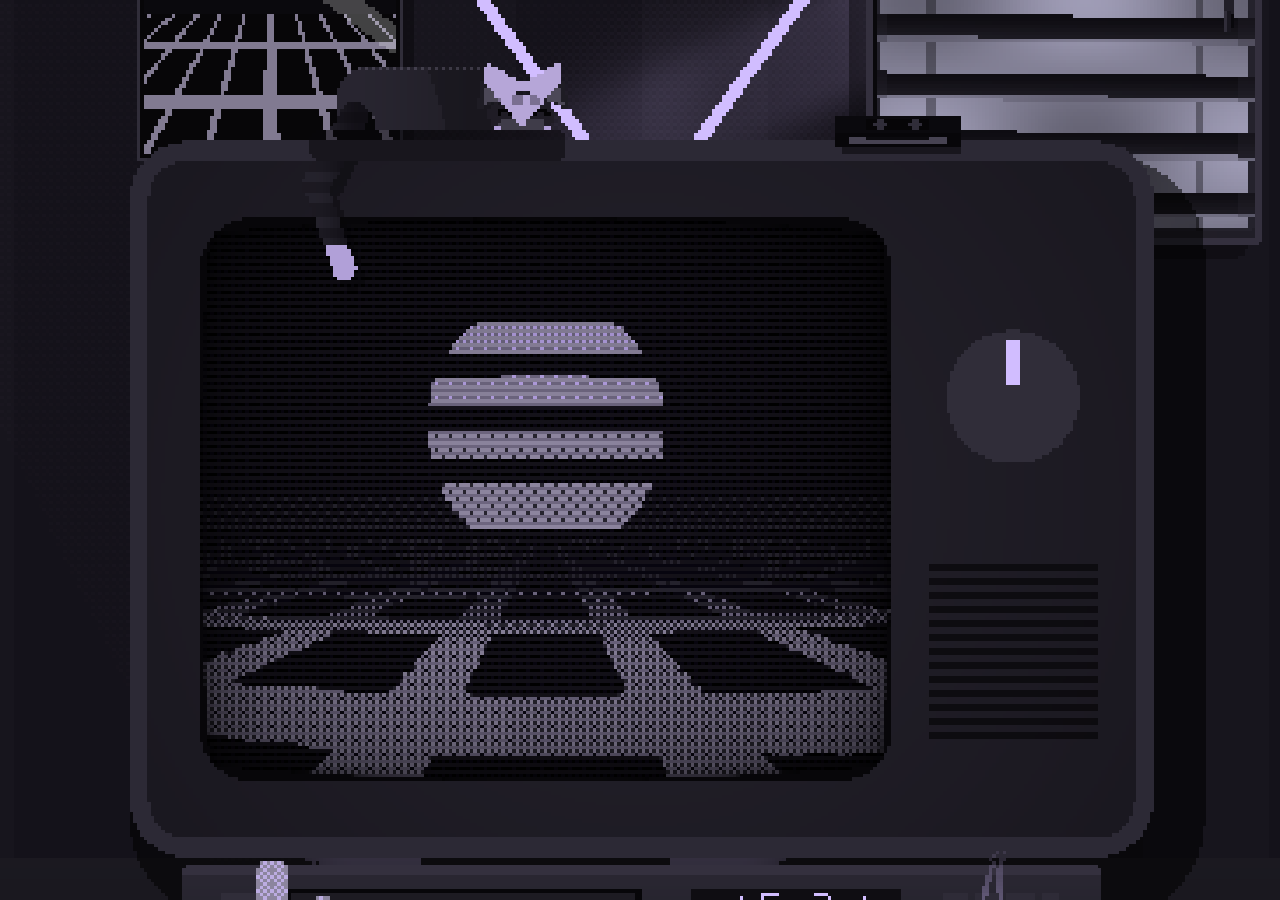
<file: wallpapers/80s-retro-room/index.html>
<!DOCTYPE html>
<html lang="ru">
<head>
  <meta charset="UTF-8">
  <meta name="viewport" content="width=device-width, initial-scale=1.0, user-scalable=no">
  <title>80s Retro Room</title>
  <style>
    html, body {
      width: 100%;
      height: 100%;
      margin: 0;
      padding: 0;
      overflow: hidden;
      background: #141218;
      touch-action: none;
    }
    canvas {
      position: fixed;
      inset: 0;
      width: 100%;
      height: 100%;
      display: block;
      image-rendering: pixelated;
    }
  </style>
</head>
<body>
  <canvas id="glcanvas"></canvas>

  <script src="js/wall.js"></script>
  <script src="js/cat.js"></script>
  <script src="js/vcr.js"></script>
  <script src="js/tapes.js"></script>
  <script src="js/main.js"></script>
</body>
</html>
</file>
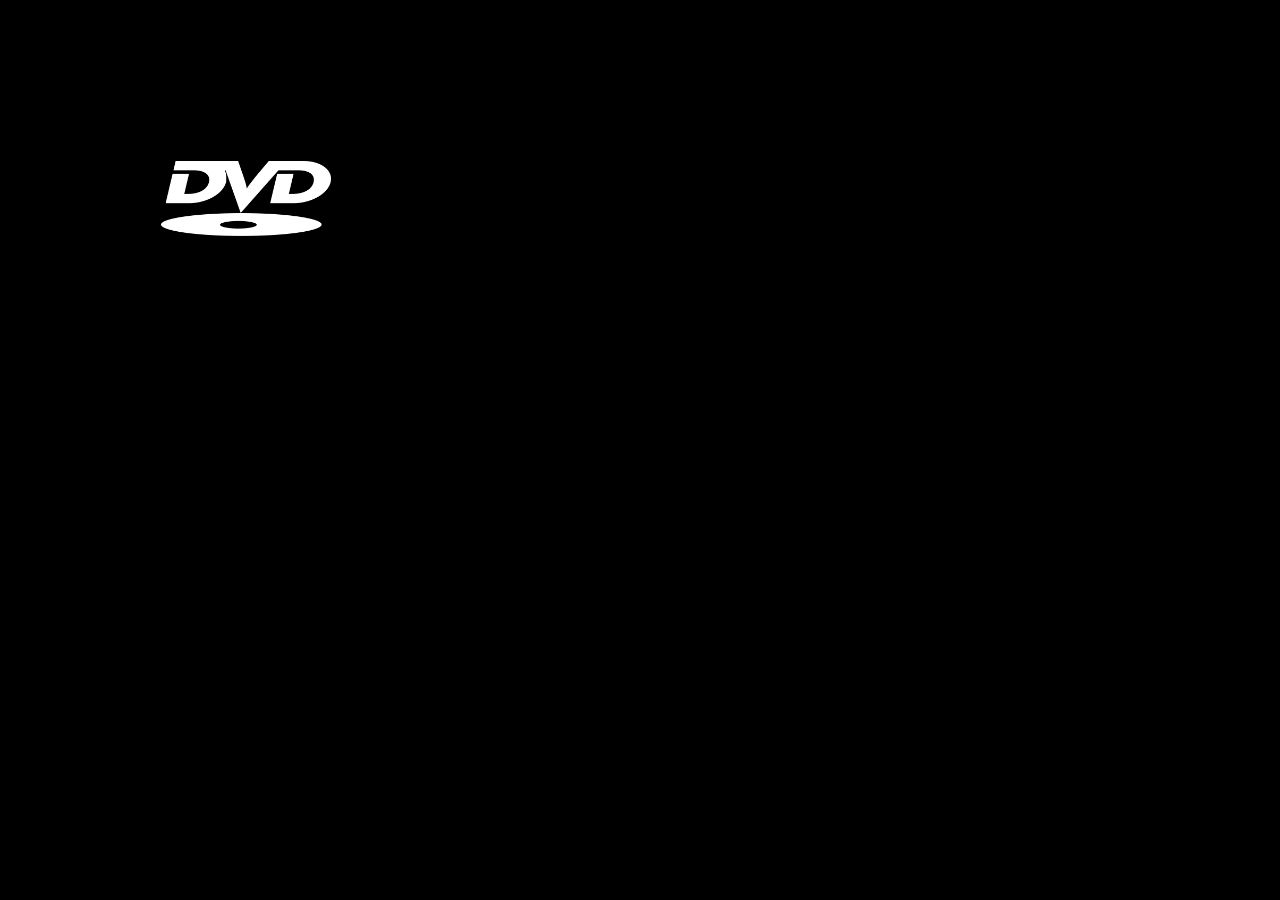
<file: wallpapers/dvd-screensaver/index.html>
<!DOCTYPE html>
<html lang="ru">
<head>
    <meta charset="UTF-8">
    <meta name="viewport" content="width=device-width, initial-scale=1.0, user-scalable=no">
    <style>
        body, html { margin: 0; padding: 0; width: 100%; height: 100%; background: #000; overflow: hidden; }
        canvas { display: block; }
        #dvdLogo { display: none; }
    </style>
</head>
<body>
    <img id="dvdLogo" src="DVD.png">
    <canvas id="dvdCanvas"></canvas>

    <script>
        const canvas = document.getElementById('dvdCanvas');
        const ctx = canvas.getContext('2d', { alpha: false }); // Отключаем альфа-канал на главном холсте для скорости
        const logoImg = document.getElementById('dvdLogo');
        
        let isPaused = false;
        let lastTime = performance.now();
        let reqId;

        const SPEED_RATIO = 0.12; 

        let dirX = 1;
        let dirY = 1;
        let currentSpeed = 0.1;

        const logo = { 
            width: 170, 
            height: 75, 
            x: 40, 
            y: 40, 
            color: '#ffffff' 
        };

        const colors = [
            '#ff0000', '#00ff00', '#0080ff', 
            '#ffff00', '#ff00ff', '#00ffff'
        ];

        // Словарь для хранения готовых перекрашенных логотипов
        const cachedLogos = {};
        let isLoaded = false;
        let currentCanvas = null;

        // Создает и возвращает холст с перекрашенным логотипом
        function createTintedCanvas(color) {
            const oc = document.createElement('canvas');
            const oCtx = oc.getContext('2d', { willReadFrequently: true });
            oc.width = logo.width;
            oc.height = logo.height;
            
            oCtx.drawImage(logoImg, 0, 0, logo.width, logo.height);
            oCtx.globalCompositeOperation = 'source-in';
            oCtx.fillStyle = color;
            oCtx.fillRect(0, 0, logo.width, logo.height);
            oCtx.globalCompositeOperation = 'source-over';
            
            return oc;
        }

        function initLogo() {
            if (isLoaded) return;
            if (logoImg.naturalWidth > 0 && logoImg.naturalHeight > 0) {
                isLoaded = true;
                logo.height = Math.round((logoImg.naturalHeight / logoImg.naturalWidth) * logo.width);
                
                // Предварительно рендерим ВСЕ цвета при запуске
                cachedLogos['#ffffff'] = createTintedCanvas('#ffffff');
                for (let i = 0; i < colors.length; i++) {
                    cachedLogos[colors[i]] = createTintedCanvas(colors[i]);
                }
                
                currentCanvas = cachedLogos['#ffffff'];
                renderFrame(); 
            }
        }

        function renderFrame() {
            ctx.fillStyle = '#000';
            ctx.fillRect(0, 0, canvas.width, canvas.height);
            // Округляем координаты для быстрой отрисовки без субпиксельного сглаживания (anti-aliasing)
            if (isLoaded && currentCanvas) {
                ctx.drawImage(currentCanvas, Math.round(logo.x), Math.round(logo.y));
            }
        }

        function resize() {
            canvas.width = window.innerWidth || 360;
            canvas.height = window.innerHeight || 640;
            currentSpeed = (canvas.height * SPEED_RATIO) / 1000;
            if (isLoaded) renderFrame();
        }
        
        window.addEventListener('resize', resize);
        
        logoImg.onload = initLogo;
        resize();
        if (logoImg.complete) initLogo();

        function update(time) {
            if (isPaused) return;
            
            const dt = Math.min(time - lastTime, 100);
            lastTime = time;

            if (!isLoaded) {
                initLogo();
                renderFrame();
                reqId = requestAnimationFrame(update);
                return;
            }

            logo.x += dirX * currentSpeed * dt;
            logo.y += dirY * currentSpeed * dt;

            let bounced = false;

            if (logo.x <= 0) {
                logo.x = 0;
                dirX = 1;
                bounced = true;
            } else if (logo.x + logo.width >= canvas.width) {
                logo.x = canvas.width - logo.width;
                dirX = -1;
                bounced = true;
            }

            if (logo.y <= 0) {
                logo.y = 0;
                dirY = 1;
                bounced = true;
            } else if (logo.y + logo.height >= canvas.height) {
                logo.y = canvas.height - logo.height;
                dirY = -1;
                bounced = true;
            }

            if (bounced) {
                let newColor;
                do {
                    newColor = colors[Math.floor(Math.random() * colors.length)];
                } while (newColor === logo.color);
                
                logo.color = newColor;
                // Вместо перекрашивания просто берем готовый холст из памяти (мгновенно!)
                currentCanvas = cachedLogos[logo.color];
            }

            renderFrame();

            reqId = requestAnimationFrame(update);
        }

        window.addEventListener('wallpaperPause', () => {
            isPaused = true;
            cancelAnimationFrame(reqId);
        });

        window.addEventListener('wallpaperResume', () => {
            isPaused = false;
            lastTime = performance.now();
            reqId = requestAnimationFrame(update);
        });

        reqId = requestAnimationFrame(update);
    </script>
</body>
</html>
</file>
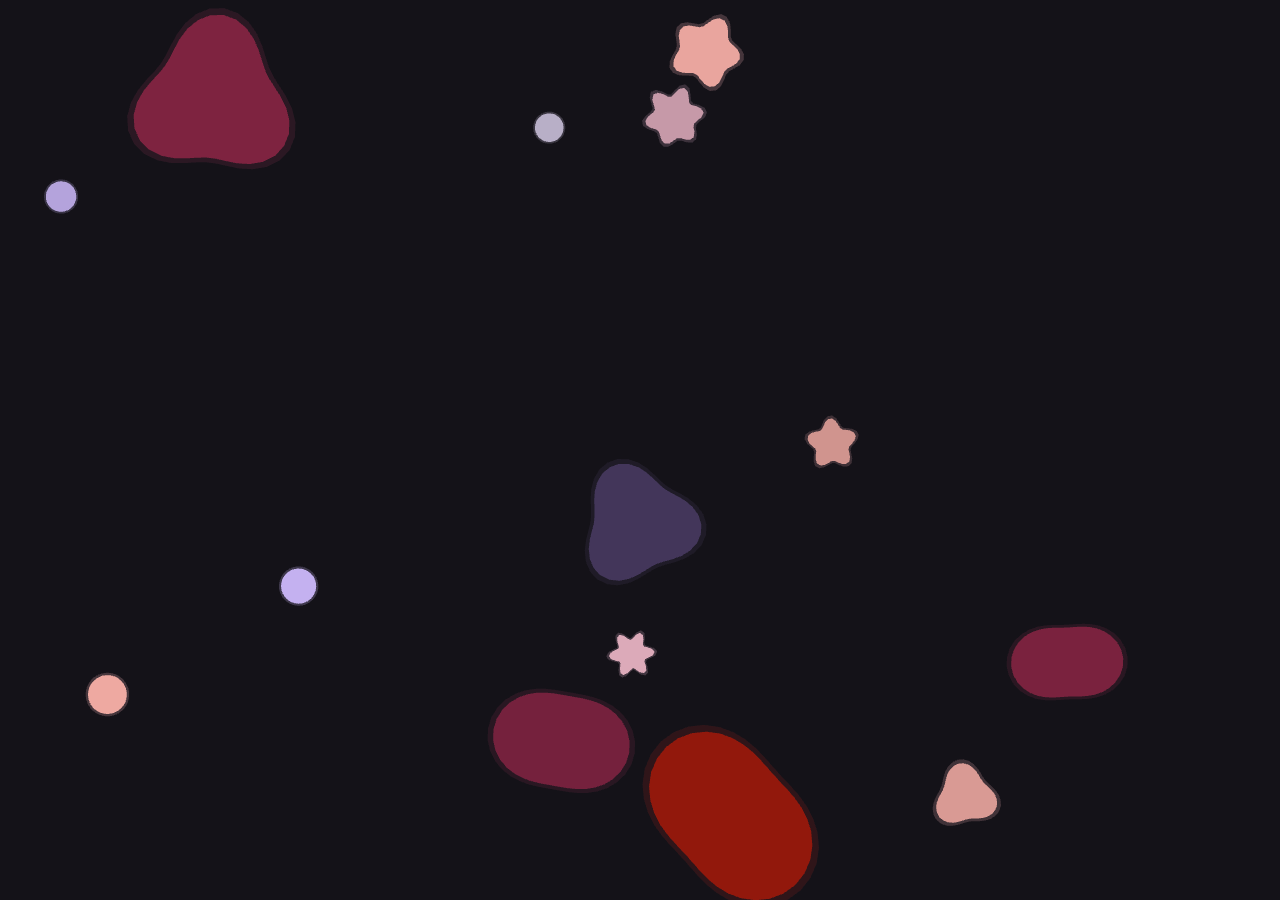
<file: wallpapers/M3e Shapes lite/index.html>
<!DOCTYPE html>
<html lang="ru">
<head>
  <meta charset="UTF-8" />
  <meta name="viewport" content="width=device-width, initial-scale=1.0, user-scalable=no, viewport-fit=cover" />
  <title>Material 3 Expressive Shapes — WebGL</title>
  <style>
    html, body {
      width: 100%;
      height: 100%;
      margin: 0;
      overflow: hidden;
      background: #141218;
      touch-action: none;
      user-select: none;
      -webkit-user-select: none;
      overscroll-behavior: none;
    }
    body { position: relative; }
    canvas {
      position: absolute;
      inset: 0;
      width: 100%;
      height: 100%;
      display: block;
    }
    #fallback {
      position: fixed;
      inset: 0;
      display: none;
      place-items: center;
      color: #fff;
      background: #141218;
      padding: 24px;
      text-align: center;
      font: 14px/1.5 system-ui, sans-serif;
      white-space: pre-wrap;
    }
  </style>
</head>
<body>
  <canvas id="gl"></canvas>
  <div id="fallback">WebGL недоступен на этом устройстве.</div>

  <script>
  (() => {
    'use strict';

    const canvas = document.getElementById('gl');
    const fallback = document.getElementById('fallback');
    const gl = canvas.getContext('webgl', {
      alpha: false,
      antialias: true,
      depth: false,
      stencil: false,
      premultipliedAlpha: false,
      preserveDrawingBuffer: false,
      powerPreference: 'high-performance'
    });

    if (!gl) {
      fallback.style.display = 'grid';
      return;
    }

    const TAU = Math.PI * 2;
    const MAX_DPR = 2;
    const MAX_SEGMENTS = 96;
    const MAX_SHAPES = 64; // запас: до 20 задних + 20 передних + 12 акцентных фигур
    const STRIDE = 10;
    const clamp = (v, a, b) => Math.max(a, Math.min(b, v));
    const lerp = (a, b, t) => a + (b - a) * t;
    const now = () => performance.now();

    function hexToRgb(hex) {
      hex = String(hex || '').replace('#', '');
      if (hex.length === 3) hex = hex.split('').map(c => c + c).join('');
      const n = parseInt(hex, 16);
      if (Number.isNaN(n)) return { r: 255, g: 255, b: 255 };
      return { r: (n >> 16) & 255, g: (n >> 8) & 255, b: n & 255 };
    }

    function rgbToHex({ r, g, b }) {
      const c = v => clamp(Math.round(v), 0, 255).toString(16).padStart(2, '0');
      return '#' + c(r) + c(g) + c(b);
    }

    function rgbToHsl({ r, g, b }) {
      r /= 255; g /= 255; b /= 255;
      const max = Math.max(r, g, b), min = Math.min(r, g, b);
      let h, s, l = (max + min) / 2;
      if (max === min) {
        h = s = 0;
      } else {
        const d = max - min;
        s = l > 0.5 ? d / (2 - max - min) : d / (max + min);
        switch (max) {
          case r: h = (g - b) / d + (g < b ? 6 : 0); break;
          case g: h = (b - r) / d + 2; break;
          default: h = (r - g) / d + 4; break;
        }
        h /= 6;
      }
      return { h: h * 360, s, l };
    }

    function hslToRgb({ h, s, l }) {
      h = (((h % 360) + 360) % 360) / 360;
      let r, g, b;
      if (s === 0) {
        r = g = b = l;
      } else {
        const hue2rgb = (p, q, t) => {
          if (t < 0) t += 1;
          if (t > 1) t -= 1;
          if (t < 1 / 6) return p + (q - p) * 6 * t;
          if (t < 1 / 2) return q;
          if (t < 2 / 3) return p + (q - p) * (2 / 3 - t) * 6;
          return p;
        };
        const q = l < 0.5 ? l * (1 + s) : l + s - l * s;
        const p = 2 * l - q;
        r = hue2rgb(p, q, h + 1 / 3);
        g = hue2rgb(p, q, h);
        b = hue2rgb(p, q, h - 1 / 3);
      }
      return { r: r * 255, g: g * 255, b: b * 255 };
    }

    function rotateHue(hex, degrees, lShift = 0) {
      const hsl = rgbToHsl(hexToRgb(hex));
      hsl.h += degrees;
      hsl.l = clamp(hsl.l + lShift, 0.05, 0.95);
      return rgbToHex(hslToRgb(hsl));
    }

    function easeInOutCubic(t) {
      return t < 0.5 ? 4 * t * t * t : 1 - Math.pow(-2 * t + 2, 3) / 2;
    }

    // --- ИСПРАВЛЕННЫЙ БЛОК РАБОТЫ С НАСТРОЙКАМИ ---
    const getEngine = () => window.WallpaperEngine || null;
    
    const safeGet = (key, def) => {
      try {
        const engine = getEngine();
        if (engine) {
          // 1. Пробуем считать сохраненную настройку (стандартный метод Wallify)
          if (typeof engine.getSavedSetting === 'function') {
            const val = engine.getSavedSetting(key);
            if (val !== undefined && val !== null) return String(val);
          }
          // 2. Резервный метод, если используем устаревший getSetting
          if (typeof engine.getSetting === 'function') {
            return String(engine.getSetting(key, String(def)));
          }
        }
      } catch (_) {}
      return String(def);
    };

    const safeMeta = () => {
      try {
        const engine = getEngine();
        if (engine && typeof engine.getMetadata === 'function') return engine.getMetadata();
        if (engine && engine.metadata) return engine.metadata;
      } catch (_) {}
      return null;
    };

    let themeColors = {
      bg: '#141218',
      surface: '#211F26',
      primary: '#D0BCFF',
      secondary: '#CCC2DC',
      tertiary: '#EFB8C8',
      error: '#FFB4AB'
    };
    function applyDerivedTones(t) {
      if (!t.tertiary) t.tertiary = rotateHue(t.primary, 55, 0.05);
      if (!t.error) t.error = rotateHue(t.primary, 150, 0.1);
    }
    applyDerivedTones(themeColors);
    const COLOR_ROLES = ['primary', 'secondary', 'tertiary', 'error'];

    // Единая точка сборки палитры: сперва системные цвета Material You (если есть),
    // затем — поверх них — пользовательские акцентные цвета из настроек, если включены.
    function applyThemeColors(systemAccent) {
      if (systemAccent) {
        themeColors.bg = systemAccent.background || themeColors.bg;
        themeColors.surface = systemAccent.surfaceContainer || systemAccent.surface || themeColors.surface;
        themeColors.primary = systemAccent.primary || themeColors.primary;
        themeColors.secondary = systemAccent.secondary || themeColors.secondary;
        themeColors.tertiary = systemAccent.tertiary || null;
        themeColors.error = systemAccent.error || null;
      }
      if (useCustomColors) {
        if (customPrimaryColor) themeColors.primary = customPrimaryColor;
        if (customSecondaryColor) themeColors.secondary = customSecondaryColor;
        if (customTertiaryColor) themeColors.tertiary = customTertiaryColor;
      }
      applyDerivedTones(themeColors);
    }

    // Настройки
    let amoledMode = false;
    let motionDisabled = false;
    let polygonCount = 40;
    let backShapeCount = 5;
    let frontShapeCount = 5;
    let accentShapeCount = 4;
    let backShapeSizeMin = 45;
    let backShapeSizeMax = 80;
    let frontShapeSizeMin = 18;
    let frontShapeSizeMax = 34;
    let accentShapeSizeMin = 14;
    let accentShapeSizeMax = 22;
    let backDarkness = 30; // 0 - 100%
    let animationSpeed = 1.0;

    // Разброс количества "углов" (лепестков) фигур — сколько именно углов
    // получит конкретная фигура, выбирается случайно в этом диапазоне.
    let backLobesMin = 1;
    let backLobesMax = 3;
    let frontLobesMin = 3;
    let frontLobesMax = 6;

    // Акцентные цвета: пользователь может отключить системную палитру Material You
    // и задать свои primary/secondary/tertiary вручную.
    let useCustomColors = false;
    let customPrimaryColor = '#D0BCFF';
    let customSecondaryColor = '#CCC2DC';
    let customTertiaryColor = '#EFB8C8';
    let lastSystemAccent = null;

    // Отслеживание предыдущих значений — чтобы применять смену диапазона углов
    // и акцентных цветов сразу, а не пересчитывать их бессмысленно каждый кадр.
    let prevBackLobesMin = null, prevBackLobesMax = null;
    let prevFrontLobesMin = null, prevFrontLobesMax = null;
    let prevUseCustomColors = null;
    let prevCustomPrimaryColor = null, prevCustomSecondaryColor = null, prevCustomTertiaryColor = null;

    let isPaused = false;
    let isLocked = false;
    let currentStrokeWidth = 0;
    let targetStrokeWidth = 0;
    let introPulse = 0;
    let innerW = 360;
    let innerH = 640;
    let dpr = 1;

    const pointer = { x: -1000, y: -1000, active: false, timeout: null };

    function mapSpeed(value) {
      if (value === 'slow') return 0.72;
      if (value === 'fast') return 1.35;
      const parsed = parseFloat(value);
      return Number.isNaN(parsed) ? 1.0 : clamp(parsed, 0.1, 3.0);
    }

    function readSettings() {
      amoledMode = safeGet('amoledMode', 'false') === 'true';
      motionDisabled = safeGet('disableMotion', 'false') === 'true';
      polygonCount = clamp(parseInt(safeGet('polygonCount', '40'), 10) || 40, 12, MAX_SEGMENTS);
      
      backShapeCount = clamp(parseInt(safeGet('backShapeCount', '5'), 10), 0, 20);
      frontShapeCount = clamp(parseInt(safeGet('frontShapeCount', '5'), 10), 0, 20);
      accentShapeCount = clamp(parseInt(safeGet('accentShapeCount', '4'), 10), 0, 12);

      // Диапазоны размеров: каждая фигура получает случайный размер внутри диапазона,
      // а не один фиксированный размер на весь слой.
      backShapeSizeMin = clamp(parseInt(safeGet('backShapeSizeMin', '45'), 10) || 45, 20, 150);
      backShapeSizeMax = clamp(parseInt(safeGet('backShapeSizeMax', '80'), 10) || 80, backShapeSizeMin, 220);

      frontShapeSizeMin = clamp(parseInt(safeGet('frontShapeSizeMin', '18'), 10) || 18, 8, 100);
      frontShapeSizeMax = clamp(parseInt(safeGet('frontShapeSizeMax', '34'), 10) || 34, frontShapeSizeMin, 160);

      accentShapeSizeMin = clamp(parseInt(safeGet('accentShapeSizeMin', '14'), 10) || 14, 6, 40);
      accentShapeSizeMax = clamp(parseInt(safeGet('accentShapeSizeMax', '22'), 10) || 22, accentShapeSizeMin, 60);

      backDarkness = clamp(parseInt(safeGet('backDarkness', '30'), 10), 0, 100);
      animationSpeed = mapSpeed(safeGet('speed', '1.0'));

      // Разброс количества углов — отдельно для заднего и переднего плана.
      backLobesMin = clamp(parseInt(safeGet('backLobesMin', '1'), 10) || 1, 1, 10);
      backLobesMax = clamp(parseInt(safeGet('backLobesMax', '3'), 10) || 3, backLobesMin, 12);
      frontLobesMin = clamp(parseInt(safeGet('frontLobesMin', '3'), 10) || 3, 1, 10);
      frontLobesMax = clamp(parseInt(safeGet('frontLobesMax', '6'), 10) || 6, frontLobesMin, 12);

      if (backLobesMin !== prevBackLobesMin || backLobesMax !== prevBackLobesMax) {
        for (const s of backShapes) s.triggerMorph();
        prevBackLobesMin = backLobesMin;
        prevBackLobesMax = backLobesMax;
      }
      if (frontLobesMin !== prevFrontLobesMin || frontLobesMax !== prevFrontLobesMax) {
        for (const s of frontShapes) s.triggerMorph();
        prevFrontLobesMin = frontLobesMin;
        prevFrontLobesMax = frontLobesMax;
      }

      // Акцентные цвета: читаем и, если что-то изменилось, пересобираем палитру.
      useCustomColors = safeGet('useCustomColors', 'false') === 'true';
      customPrimaryColor = safeGet('customPrimaryColor', '#D0BCFF');
      customSecondaryColor = safeGet('customSecondaryColor', '#CCC2DC');
      customTertiaryColor = safeGet('customTertiaryColor', '#EFB8C8');

      if (useCustomColors !== prevUseCustomColors ||
          customPrimaryColor !== prevCustomPrimaryColor ||
          customSecondaryColor !== prevCustomSecondaryColor ||
          customTertiaryColor !== prevCustomTertiaryColor) {
        applyThemeColors(lastSystemAccent);
        prevUseCustomColors = useCustomColors;
        prevCustomPrimaryColor = customPrimaryColor;
        prevCustomSecondaryColor = customSecondaryColor;
        prevCustomTertiaryColor = customTertiaryColor;
      }
      
      document.body.style.backgroundColor = getBackgroundColor();
    }

    function getBackgroundColor() { return amoledMode ? '#000000' : themeColors.bg; }

    function layerColor(layer, roleColor, brightness = 0) {
      if (amoledMode) {
        if (layer === 'back') {
          const dimFactor = 1.0 - (backDarkness / 100) * 0.7;
          return brightness > 0.15 ? '#999999' : rgbToHex({ r: 92 * dimFactor, g: 92 * dimFactor, b: 92 * dimFactor });
        }
        return brightness > 0.15 ? '#FFFFFF' : '#C2C2C2';
      }
      
      const lShift = brightness * 0.25;
      if (layer === 'back') {
        const extraDarkness = (backDarkness / 100) * 0.35;
        return rotateHue(roleColor, 0, -0.25 - extraDarkness + lShift);
      }
      return lShift > 0.005 ? rotateHue(roleColor, 0, lShift) : roleColor;
    }

    function makeCircleShape() { return () => ({ r: 1, sx: 1, sy: 1 }); }
    function makeSquareShape() {
      const k = 5;
      return a => {
        const c = Math.abs(Math.cos(a));
        const s = Math.abs(Math.sin(a));
        const r = 1 / Math.pow(Math.pow(c, k) + Math.pow(s, k), 1 / k);
        return { r, sx: 1, sy: 1 };
      };
    }
    function makeLobedShape(n, phase) {
      if (n <= 1) {
        const amp = 0.05 + Math.random() * 0.05;
        return a => ({ r: 1 + amp * Math.cos(a + phase), sx: 1, sy: 1 });
      }
      if (n === 2) {
        const amp = 0.16 + Math.random() * 0.08;
        return a => ({ r: 1 + amp * Math.cos(2 * a + phase), sx: 1, sy: 1 });
      }
      const amp = 0.14 + Math.random() * 0.1;
      return a => ({ r: 1 + amp * Math.cos(n * a + phase), sx: 1, sy: 1 });
    }
    function sampleAt(fnFrom, fnTo, morphT, angle) {
      const a = fnFrom(angle);
      const b = fnTo(angle);
      return { r: a.r + (b.r - a.r) * morphT, sx: a.sx + (b.sx - a.sx) * morphT, sy: a.sy + (b.sy - a.sy) * morphT };
    }

    class M3Shape {
      constructor(id, radius, layer, shapeKind = null) {
        this.id = id;
        this.layer = layer;
        this.shapeKind = shapeKind;
        this.baseRadius = radius || 50;
        this.radius = this.baseRadius;
        this.x = Math.random() * Math.max(1, innerW - this.baseRadius * 2) + this.baseRadius;
        this.y = Math.random() * Math.max(1, innerH - this.baseRadius * 2) + this.baseRadius;
        this.vx = (Math.random() - 0.5) * 0.5;
        this.vy = (Math.random() - 0.5) * 0.5;
        this.rotation = Math.random() * TAU;
        this.vRot = (Math.random() - 0.5) * 0.003;
        // Базовая яркость одинакова для переднего и заднего плана.
        // Затемнение заднего плана — это отдельная, настраиваемая величина (backDarkness),
        // применяется позже в layerColor()/writeVertices(), а не "зашивается" в базовую непрозрачность.
        this.opacity = 0.78 + Math.random() * 0.18;
        this.colorRole = COLOR_ROLES[(Math.random() * COLOR_ROLES.length) | 0];
        this.shapeFrom = this.pickShapeFn();
        this.shapeTo = this.shapeFrom;
        this.morphT = 1;
        this.isMorphing = false;
        this.morphDuration = 800 + Math.random() * 700;
        this.morphStart = 0;
        this.springScale = 1;
        this.springVel = 0;
        this.brightness = 0;
        this._isCircle = false;
        this.ptsX = new Float32Array(MAX_SEGMENTS + 1);
        this.ptsY = new Float32Array(MAX_SEGMENTS + 1);
      }
      pickShapeFn() {
        if (this.shapeKind === 'circle_square') {
          this._isCircle = !this._isCircle;
          return this._isCircle ? makeCircleShape() : makeSquareShape();
        }
        if (this.shapeKind === 'circle') return makeCircleShape();
        if (this.shapeKind === 'square') return makeSquareShape();
        // Диапазон читаем "живьём" из текущих настроек, а не из значения,
        // зафиксированного при создании фигуры — так изменение разброса
        // количества углов в настройках подхватывается при следующем морфинге.
        const [min, max] = this.layer === 'back'
          ? [backLobesMin, backLobesMax]
          : [frontLobesMin, frontLobesMax];
        const n = min + ((Math.random() * (max - min + 1)) | 0);
        const phase = Math.random() * TAU;
        return makeLobedShape(n, phase);
      }
      triggerMorph() {
        if (!this.isMorphing) {
          this.shapeTo = this.pickShapeFn();
          this.morphStart = now();
          this.isMorphing = true;
        }
      }
      update(shapes) {
        if (isPaused) return;
        if (pointer.active) {
          const dx = this.x - pointer.x;
          const dy = this.y - pointer.y;
          const dist = Math.hypot(dx, dy);
          const repelRadius = 280;
          if (dist < repelRadius && dist > 0) {
            const force = Math.pow(1 - dist / repelRadius, 2);
            if (!motionDisabled) {
              this.vx += (dx / dist) * force * 0.38 * animationSpeed;
              this.vy += (dy / dist) * force * 0.38 * animationSpeed;
            }
            this.springVel += force * 0.01 * animationSpeed;
            this.brightness = Math.max(this.brightness, force * 0.32);
          }
        }
        this.brightness += (0 - this.brightness) * 0.08;
        const stiffness = 0.02, damping = 0.82;
        const forceSize = (1 - this.springScale) * stiffness;
        this.springVel = clamp((this.springVel + forceSize) * damping, -0.25, 0.25);
        this.springScale = clamp(this.springScale + this.springVel, 0.6, 1.6);
        this.radius = this.baseRadius * this.springScale;
        if (this.isMorphing) {
          const morphDuration = Math.max(120, this.morphDuration / animationSpeed);
          const t = (now() - this.morphStart) / morphDuration;
          if (t >= 1) { this.morphT = 1; this.isMorphing = false; this.shapeFrom = this.shapeTo; }
          else this.morphT = easeInOutCubic(t);
        }
        if (!motionDisabled) {
          const speedScale = animationSpeed;
          this.vx *= 0.975;
          this.vy *= 0.975;
          let speed = Math.hypot(this.vx, this.vy);
          if (speed < 0.15) { this.vx *= 1.03; this.vy *= 1.03; }
          this.x += this.vx * speedScale;
          this.y += this.vy * speedScale;
          const maxSpeed = 11.5 * speedScale;
          speed = Math.hypot(this.vx, this.vy);
          if (speed > maxSpeed) { this.vx = (this.vx / speed) * maxSpeed; this.vy = (this.vy / speed) * maxSpeed; }
          this.rotation += this.vRot * speedScale;
          this.vRot *= 0.996;
          this.vRot = clamp(this.vRot, -0.02, 0.02);
        }
        const w = innerW, h = innerH;
        if (this.x - this.radius < 0) { this.x = this.radius; this.vx = Math.abs(this.vx) * 1.08; this.vRot += (Math.random() - 0.5) * 0.008; }
        if (this.x + this.radius > w) { this.x = w - this.radius; this.vx = -Math.abs(this.vx) * 1.08; this.vRot += (Math.random() - 0.5) * 0.008; }
        if (this.y - this.radius < 0) { this.y = this.radius; this.vy = Math.abs(this.vy) * 1.08; this.vRot += (Math.random() - 0.5) * 0.008; }
        if (this.y + this.radius > h) { this.y = h - this.radius; this.vy = -Math.abs(this.vy) * 1.08; this.vRot += (Math.random() - 0.5) * 0.008; }
        for (let i = 0; i < shapes.length; i++) {
          const other = shapes[i];
          if (other.id === this.id) continue;
          const dx = other.x - this.x;
          const dy = other.y - this.y;
          const dist = Math.hypot(dx, dy);
          const minDist = this.radius + other.radius + 15;
          if (dist < minDist && dist > 0) {
            const overlap = (minDist - dist) * 0.05;
            const nx = dx / dist;
            const ny = dy / dist;
            this.x -= nx * overlap;
            this.y -= ny * overlap;
            other.x += nx * overlap;
            other.y += ny * overlap;
            this.vx -= nx * 0.05;
            this.vy -= ny * 0.05;
            other.vx += nx * 0.05;
            other.vy += ny * 0.05;
            const tangential = (nx * this.vy - ny * this.vx) * 0.15;
            this.vRot -= tangential;
            other.vRot += tangential;
            this.triggerMorph();
            other.triggerMorph();
          }
        }
      }
      buildPath(segments) {
        for (let i = 0; i <= segments; i++) {
          const angle = (i / segments) * TAU;
          const s = sampleAt(this.shapeFrom, this.shapeTo, this.morphT, angle);
          this.ptsX[i] = Math.cos(angle) * s.r * s.sx * this.radius;
          this.ptsY[i] = Math.sin(angle) * s.r * s.sy * this.radius;
        }
      }
      writeVertices(out, offset, segments, colorHex, alphaMul, glowMul, kindVal) {
        this.buildPath(segments);
        const c = hexToRgb(colorHex);
        
        let alpha = this.opacity * alphaMul;
        if (this.layer === 'back') {
          alpha *= (1.0 - (backDarkness / 100) * 0.6);
        }

        const cos = Math.cos(this.rotation);
        const sin = Math.sin(this.rotation);
        const write = (x, y, cx, cy) => {
          out[offset++] = x;
          out[offset++] = y;
          out[offset++] = cx;
          out[offset++] = cy;
          out[offset++] = c.r / 255;
          out[offset++] = c.g / 255;
          out[offset++] = c.b / 255;
          out[offset++] = alpha;
          out[offset++] = glowMul;
          out[offset++] = kindVal;
        };
        write(this.x, this.y, this.x, this.y);
        for (let i = 0; i <= segments; i++) {
          const px = this.ptsX[i];
          const py = this.ptsY[i];
          const rx = this.x + px * cos - py * sin;
          const ry = this.y + px * sin + py * cos;
          write(rx, ry, this.x, this.y);
        }
        return offset;
      }
    }

    let backShapes = [];
    let frontShapes = [];
    let frontAccents = [];
    let allFrontCache = [];
    let drawRanges = [];

    // Единый счётчик id — id должны быть уникальны глобально, иначе фигуры из
    // разных массивов (frontShapes / frontAccents) с одинаковым id ошибочно
    // считают друг друга "собой" в физике столкновений (other.id === this.id).
    let shapeIdCounter = 1;
    function nextShapeId() { return shapeIdCounter++; }

    function rebuildAllFront() {
      allFrontCache.length = 0;
      for (const s of frontShapes) allFrontCache.push(s);
      for (const s of frontAccents) allFrontCache.push(s);
    }

    // Случайный размер в диапазоне [min, max] — именно "разброс для рандома",
    // а не единственное вычисленное значение.
    function randomSize(min, max) {
      if (max <= min) return min;
      return min + Math.random() * (max - min);
    }

    // Единая функция управления количеством фигур в слое. Используется для ВСЕХ
    // трёх групп (задние / передние / акцентные), поэтому ни одна группа не может
    // молча игнорировать настройки количества — включая значение 0.
    function updateLayerCount(list, targetCount, layer, minSize, maxSize, shapeKind = null) {
      while (list.length < targetCount) {
        const radius = randomSize(minSize, maxSize);
        list.push(new M3Shape(nextShapeId(), radius, layer, shapeKind));
      }
      while (list.length > targetCount) list.pop();
    }

    // Если пользователь меняет диапазон размеров в настройках, уже существующие
    // фигуры пере-рандомизируются в новом диапазоне (иначе изменение ползунка
    // размера никак не влияло бы на уже созданные фигуры).
    function rerollSizes(list, minSize, maxSize) {
      for (const s of list) {
        s.baseRadius = randomSize(minSize, maxSize);
      }
    }

    let prevBackSizeMin = null, prevBackSizeMax = null;
    let prevFrontSizeMin = null, prevFrontSizeMax = null;
    let prevAccentSizeMin = null, prevAccentSizeMax = null;

    function updateShapesCount() {
      const prevBackLen = backShapes.length;
      const prevFrontLen = frontShapes.length;
      const prevAccentLen = frontAccents.length;

      updateLayerCount(backShapes, backShapeCount, 'back', backShapeSizeMin, backShapeSizeMax);
      updateLayerCount(frontShapes, frontShapeCount, 'front', frontShapeSizeMin, frontShapeSizeMax);
      updateLayerCount(frontAccents, accentShapeCount, 'front', accentShapeSizeMin, accentShapeSizeMax, 'circle_square');

      if (backShapeSizeMin !== prevBackSizeMin || backShapeSizeMax !== prevBackSizeMax) {
        rerollSizes(backShapes, backShapeSizeMin, backShapeSizeMax);
        prevBackSizeMin = backShapeSizeMin;
        prevBackSizeMax = backShapeSizeMax;
      }
      if (frontShapeSizeMin !== prevFrontSizeMin || frontShapeSizeMax !== prevFrontSizeMax) {
        rerollSizes(frontShapes, frontShapeSizeMin, frontShapeSizeMax);
        prevFrontSizeMin = frontShapeSizeMin;
        prevFrontSizeMax = frontShapeSizeMax;
      }
      if (accentShapeSizeMin !== prevAccentSizeMin || accentShapeSizeMax !== prevAccentSizeMax) {
        rerollSizes(frontAccents, accentShapeSizeMin, accentShapeSizeMax);
        prevAccentSizeMin = accentShapeSizeMin;
        prevAccentSizeMax = accentShapeSizeMax;
      }

      if (prevBackLen !== backShapes.length || prevFrontLen !== frontShapes.length || prevAccentLen !== frontAccents.length) {
        rebuildAllFront();
      }
    }

    function resizeCanvas() {
      innerW = Math.max(1, window.innerWidth || 360);
      innerH = Math.max(1, window.innerHeight || 640);
      dpr = Math.min(MAX_DPR, window.devicePixelRatio || 1);
      canvas.width = Math.max(1, Math.floor(innerW * dpr));
      canvas.height = Math.max(1, Math.floor(innerH * dpr));
      canvas.style.width = innerW + 'px';
      canvas.style.height = innerH + 'px';
      gl.viewport(0, 0, canvas.width, canvas.height);
      gl.uniform2f(uResolution, innerW, innerH);
    }

    const vsSource = `
      attribute vec2 aPos;
      attribute vec2 aCenter;
      attribute vec4 aColor;
      attribute vec2 aMeta;
      uniform vec2 uResolution;
      uniform float uPassScale;
      varying vec4 vColor;
      varying vec2 vMeta;
      void main() {
        vec2 scaled = aCenter + (aPos - aCenter) * uPassScale;
        vec2 clip = vec2((scaled.x / uResolution.x) * 2.0 - 1.0,
                         1.0 - (scaled.y / uResolution.y) * 2.0);
        gl_Position = vec4(clip, 0.0, 1.0);
        vColor = aColor;
        vMeta = aMeta;
      }
    `;

    const fsSource = `
      precision mediump float;
      varying vec4 vColor;
      varying vec2 vMeta;
      uniform float uPassAlpha;
      uniform float uPassGlow;
      uniform vec3 uGlowTint;
      void main() {
        float glow = vMeta.x;
        float kind = vMeta.y;
        float soft = smoothstep(1.12, 0.0, abs(kind - 0.5));
        vec3 base = vColor.rgb;
        vec3 glowColor = mix(base, uGlowTint, 0.34);
        vec3 rgb = mix(base, glowColor, clamp(glow * uPassGlow, 0.0, 1.0));
        float alpha = vColor.a * uPassAlpha * mix(0.90, 1.0, soft);
        gl_FragColor = vec4(rgb, alpha);
      }
    `;

    function compileShader(type, src) {
      const sh = gl.createShader(type);
      gl.shaderSource(sh, src);
      gl.compileShader(sh);
      if (!gl.getShaderParameter(sh, gl.COMPILE_STATUS)) {
        throw new Error(gl.getShaderInfoLog(sh) || 'Shader compile failed');
      }
      return sh;
    }

    function createProgram(vs, fs) {
      const p = gl.createProgram();
      gl.attachShader(p, compileShader(gl.VERTEX_SHADER, vs));
      gl.attachShader(p, compileShader(gl.FRAGMENT_SHADER, fs));
      gl.linkProgram(p);
      if (!gl.getProgramParameter(p, gl.LINK_STATUS)) {
        throw new Error(gl.getProgramInfoLog(p) || 'Program link failed');
      }
      return p;
    }

    const program = createProgram(vsSource, fsSource);
    gl.useProgram(program);

    const aPos = gl.getAttribLocation(program, 'aPos');
    const aCenter = gl.getAttribLocation(program, 'aCenter');
    const aColor = gl.getAttribLocation(program, 'aColor');
    const aMeta = gl.getAttribLocation(program, 'aMeta');
    const uResolution = gl.getUniformLocation(program, 'uResolution');
    const uPassScale = gl.getUniformLocation(program, 'uPassScale');
    const uPassAlpha = gl.getUniformLocation(program, 'uPassAlpha');
    const uPassGlow = gl.getUniformLocation(program, 'uPassGlow');
    const uGlowTint = gl.getUniformLocation(program, 'uGlowTint');

    const buffer = gl.createBuffer();
    gl.bindBuffer(gl.ARRAY_BUFFER, buffer);

    const vertexCapacity = MAX_SHAPES * (MAX_SEGMENTS + 2) * STRIDE * 2;
    const vertexData = new Float32Array(vertexCapacity);

    gl.enableVertexAttribArray(aPos);
    gl.enableVertexAttribArray(aCenter);
    gl.enableVertexAttribArray(aColor);
    gl.enableVertexAttribArray(aMeta);
    function bindPointers() {
      gl.vertexAttribPointer(aPos, 2, gl.FLOAT, false, STRIDE * 4, 0);
      gl.vertexAttribPointer(aCenter, 2, gl.FLOAT, false, STRIDE * 4, 2 * 4);
      gl.vertexAttribPointer(aColor, 4, gl.FLOAT, false, STRIDE * 4, 4 * 4);
      gl.vertexAttribPointer(aMeta, 2, gl.FLOAT, false, STRIDE * 4, 8 * 4);
    }
    bindPointers();

    gl.disable(gl.DEPTH_TEST);
    gl.disable(gl.CULL_FACE);
    gl.enable(gl.BLEND);

    function fillBackground() {
      const bg = hexToRgb(getBackgroundColor());
      gl.clearColor(bg.r / 255, bg.g / 255, bg.b / 255, 1);
      gl.clear(gl.COLOR_BUFFER_BIT);
    }

    function buildVertices() {
      let offset = 0;
      drawRanges.length = 0;
      const segments = polygonCount;
      const groups = [backShapes, frontShapes, frontAccents];
      for (let gi = 0; gi < groups.length; gi++) {
        const list = groups[gi];
        for (let i = 0; i < list.length; i++) {
          const shape = list[i];
          const role = themeColors[shape.colorRole] || themeColors.primary;
          const brightness = shape.brightness || 0;
          const color = layerColor(shape.layer, role, brightness);
          const glow = shape.layer === 'back' ? 0.24 : 0.58;
          const alphaMul = shape.layer === 'back' ? 0.72 : 1.0;
          const start = offset / STRIDE;
          offset = shape.writeVertices(vertexData, offset, segments, color, alphaMul, glow, shape.layer === 'back' ? 0.0 : 1.0);
          drawRanges.push({ start, count: segments + 2, shape });
        }
      }
      return offset;
    }

    function setGlowTint() {
      const tint = amoledMode ? { r: 255, g: 255, b: 255 } : hexToRgb(themeColors.primary);
      gl.uniform3f(uGlowTint, tint.r / 255, tint.g / 255, tint.b / 255);
    }

    function render() {
      if (isPaused) return;
      try {
        readSettings();
        updateShapesCount();
        currentStrokeWidth += (targetStrokeWidth - currentStrokeWidth) * 0.1;
        introPulse += (0 - introPulse) * 0.05;
        fillBackground();
        setGlowTint();

        for (const s of backShapes) s.update(backShapes);
        for (const s of frontShapes) s.update(allFrontCache);
        for (const s of frontAccents) s.update(allFrontCache);

        const byteLength = buildVertices();
        gl.bindBuffer(gl.ARRAY_BUFFER, buffer);
        gl.bufferData(gl.ARRAY_BUFFER, vertexData.subarray(0, byteLength), gl.DYNAMIC_DRAW);
        bindPointers();

        const perShapeVerts = polygonCount + 2;
        for (let i = 0; i < drawRanges.length; i++) {
          const r = drawRanges[i];
          const shape = r.shape;
          const alpha = amoledMode ? (shape.layer === 'back' ? 0.52 : 0.88) : 1.0;
          const glow = amoledMode ? 0.10 : (shape.layer === 'back' ? 0.22 : 0.55);

          gl.blendFunc(gl.SRC_ALPHA, gl.ONE);
          gl.uniform1f(uPassScale, shape.layer === 'back' ? 1.08 : 1.12);
          gl.uniform1f(uPassAlpha, alpha * 0.22);
          gl.uniform1f(uPassGlow, glow);
          gl.drawArrays(gl.TRIANGLE_FAN, r.start, perShapeVerts);

          gl.blendFunc(gl.SRC_ALPHA, gl.ONE_MINUS_SRC_ALPHA);
          gl.uniform1f(uPassScale, 1.0);
          gl.uniform1f(uPassAlpha, alpha);
          gl.uniform1f(uPassGlow, 0.0);
          gl.drawArrays(gl.TRIANGLE_FAN, r.start, perShapeVerts);
        }
      } catch (e) {
        console.error('Render error:', e);
      }
      requestAnimationFrame(render);
    }

    function updateThemeFromMetadata(data) {
      if (!data) return;
      if (data.accentColors) {
        lastSystemAccent = data.accentColors;
      }
      applyThemeColors(lastSystemAccent);
      readSettings();
      isLocked = !data.isUnlocked || data.screen === 'lock';
      targetStrokeWidth = isLocked ? 6.0 : 0.0;
      introPulse = 1;
      document.body.style.backgroundColor = getBackgroundColor();
      if (typeof window.triggerAnimation === 'function') {
        try { window.triggerAnimation(); } catch (_) {}
      }
    }

    function wakeShapes() {
      if (motionDisabled) return;
      const wake = shape => {
        shape.vx = (Math.random() - 0.5) * 12.0 * animationSpeed;
        shape.vy = (Math.random() - 0.5) * 12.0 * animationSpeed;
        shape.vRot += (Math.random() - 0.5) * 0.1 * animationSpeed;
      };
      for (const s of backShapes) wake(s);
      for (const s of frontShapes) wake(s);
      for (const s of frontAccents) wake(s);
    }

    function pauseWallpaper() { isPaused = true; }
    function resumeWallpaper() {
      if (!isPaused) return;
      isPaused = false;
      requestAnimationFrame(render);
    }

    window.triggerAnimation = function triggerAnimation() {
      introPulse = 1;
      document.body.classList.remove('intro');
      void document.body.offsetWidth;
      document.body.classList.add('intro');
    };

    function onUpdate(e) {
      readSettings();
      updateThemeFromMetadata(e && e.detail ? e.detail : safeMeta());
    }

    function setPointer(x, y) {
      pointer.x = x;
      pointer.y = y;
      pointer.active = true;
      clearTimeout(pointer.timeout);
      pointer.timeout = setTimeout(() => pointer.active = false, 300);
    }

    window.addEventListener('pointermove', e => setPointer(e.clientX, e.clientY), { passive: true });
    window.addEventListener('pointerdown', e => {
      setPointer(e.clientX, e.clientY);
      const repelRadius = 320;
      const apply = shape => {
        const dx = shape.x - pointer.x;
        const dy = shape.y - pointer.y;
        const dist = Math.hypot(dx, dy);
        if (dist < repelRadius && dist > 0) {
          const force = Math.pow(1 - dist / repelRadius, 2);
          if (!motionDisabled) {
            shape.vx += (dx / dist) * force * 7;
            shape.vy += (dy / dist) * force * 7;
          }
          shape.springVel += force * 0.12;
          shape.brightness = Math.max(shape.brightness || 0, force * 0.6);
        }
      };
      for (const s of backShapes) apply(s);
      for (const s of frontShapes) apply(s);
      for (const s of frontAccents) apply(s);
    }, { passive: true });
    window.addEventListener('pointerup', () => pointer.active = false, { passive: true });
    window.addEventListener('pointercancel', () => pointer.active = false, { passive: true });

    // Слушатели событий изменения настроек
    window.addEventListener('wallpaperEngineReady', onUpdate);
    window.addEventListener('wallpaperSettingsChange', onUpdate);
    window.addEventListener('wallpaperUpdate', onUpdate);
    window.addEventListener('wallpaperUnlock', onUpdate);
    window.addEventListener('wallpaperThemeChange', onUpdate);
    window.addEventListener('wallpaperScreenOn', e => { onUpdate(e); wakeShapes(); });
    window.addEventListener('wallpaperCharging', onUpdate);
    window.addEventListener('wallpaperDischarging', onUpdate);
    window.addEventListener('wallpaperScreenOff', onUpdate);
    window.addEventListener('wallpaperPause', pauseWallpaper);
    window.addEventListener('wallpaperResume', resumeWallpaper);

    window.addEventListener('wallpaperGyroscope', e => {
      const d = e && e.detail ? e.detail : null;
      if (!d || motionDisabled) return;
      const tiltX = clamp((d.roll || 0) * 0.02, -0.15, 0.15);
      const tiltY = clamp((d.pitch || 0) * 0.02, -0.15, 0.15);
      for (const s of backShapes) { s.x += tiltX; s.y += tiltY; }
      for (const s of frontShapes) { s.x += tiltX * 0.7; s.y += tiltY * 0.7; }
    }, { passive: true });

    window.addEventListener('wallpaperOffset', e => {
      const d = e && e.detail ? e.detail : null;
      if (!d || motionDisabled) return;
      const ox = clamp((d.xOffset || 0) * 18, -14, 14);
      const oy = clamp((d.yOffset || 0) * 12, -10, 10);
      for (const s of backShapes) { s.x += ox * 0.35; s.y += oy * 0.35; }
      for (const s of frontShapes) { s.x += ox * 0.75; s.y += oy * 0.75; }
    }, { passive: true });

    function boot() {
      resizeCanvas();
      readSettings();
      updateShapesCount();
      document.body.style.backgroundColor = getBackgroundColor();
      const meta = safeMeta();
      if (meta) updateThemeFromMetadata(meta);
      requestAnimationFrame(render);
    }

    window.addEventListener('resize', resizeCanvas, { passive: true });
    boot();
  })();
  </script>
</body>
</html>
</file>
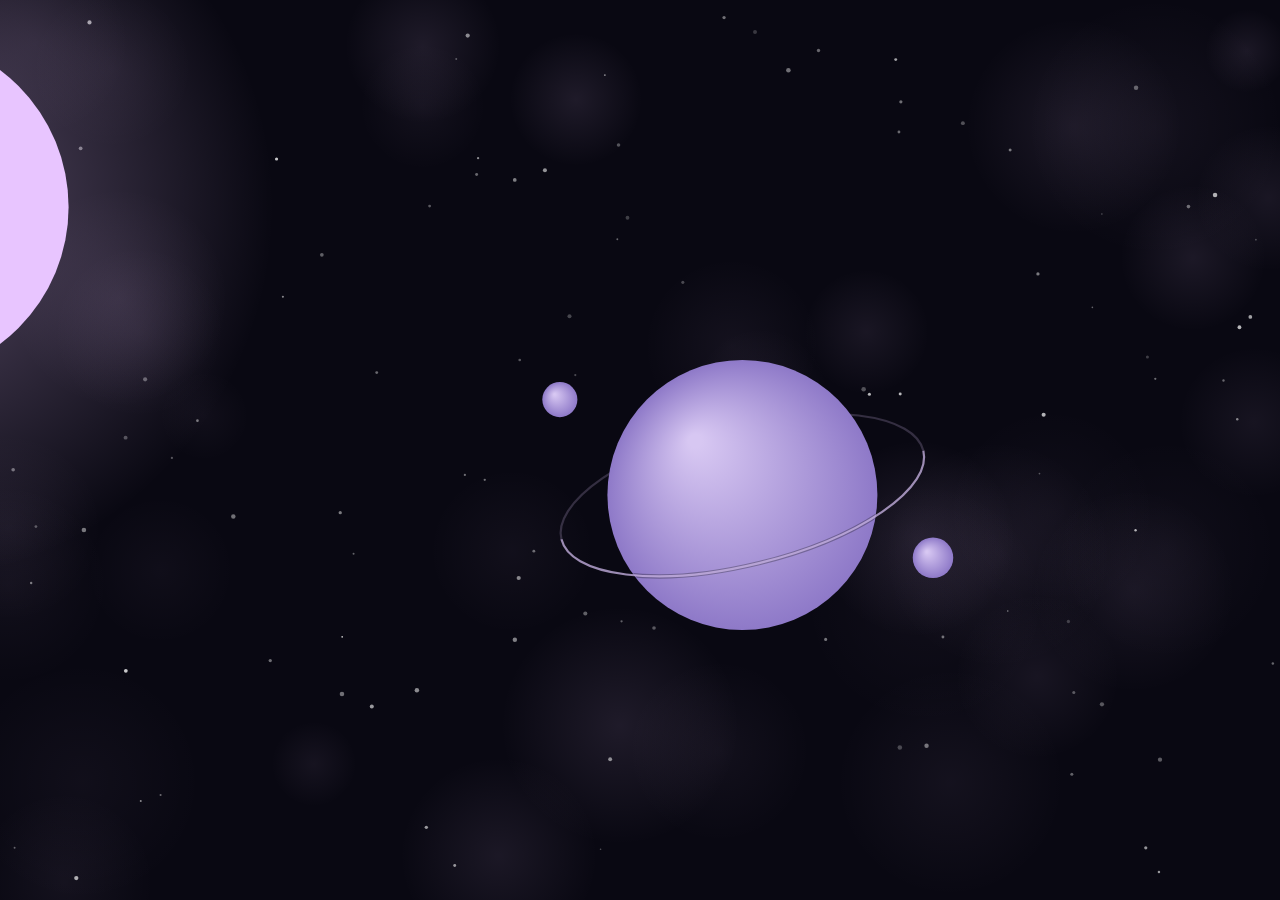
<file: wallpapers/mini-orbit/index.html>
<!DOCTYPE html>
<html lang="ru">
<head>
<meta charset="UTF-8">
<meta name="viewport" content="width=device-width, initial-scale=1.0">
<title>Mini Orbit</title>
<style>
html, body {
  width: 100%;
  height: 100%;
  margin: 0;
  overflow: hidden;
  background: #090812;
  overscroll-behavior: none;
}
canvas {
  display: block;
  width: 100%;
  height: 100%;
}
</style>
</head>
<body>

<canvas id="canvas"></canvas>

<script>
(() => {
  const canvas = document.getElementById("canvas");
  const ctx = canvas.getContext("2d", { alpha: false });

  let width = 0;
  let height = 0;
  let dpr = 1;

  let startTime = performance.now();
  let isCharging = false;
  let starBrightness = 1;

  const settings = {
    palette: "violet",
    useMonet: false,
    moonCount: 2,
    ringCount: 1,
    orbitSpeed: 1,
    orbitDirection: "clockwise",
    showStars: true,
    shootingStars: true,
    shootingStarFrequency: "rare",
    shootingStarCount: 1,
    spaceDust: "medium"
  };

  const palettes = {
    violet: { background: "#090812", sun: "#E8C5FF", planet: "#8E79C8", moon: "#D7C7F2", ring: "#CDB7E9", stars: "#FFFFFF" },
    ocean: { background: "#061018", sun: "#8ED8FF", planet: "#347FA8", moon: "#B7E8FF", ring: "#86CDEB", stars: "#E8F8FF" },
    sunset: { background: "#16090B", sun: "#FFB07A", planet: "#C85C65", moon: "#FFD2B4", ring: "#F2A07D", stars: "#FFF3E8" },
    forest: { background: "#07100D", sun: "#A9D5A5", planet: "#4E8B6C", moon: "#C7E7CB", ring: "#92C69B", stars: "#EEFFF1" },
    lavender: { background: "#100D1A", sun: "#D8C7FF", planet: "#8F7BC4", moon: "#E7DEFF", ring: "#B9A4E6", stars: "#FFFFFF" },
    ruby: { background: "#16070B", sun: "#FF9AA9", planet: "#A93E55", moon: "#FFD0D7", ring: "#E87084", stars: "#FFF4F5" },
    gold: { background: "#151006", sun: "#FFE08A", planet: "#B58A32", moon: "#FFF0B8", ring: "#D6B55A", stars: "#FFF9E8" },
    arctic: { background: "#061116", sun: "#B8F0FF", planet: "#4C9DB3", moon: "#D8F7FF", ring: "#8ED3E5", stars: "#F1FDFF" }
  };

  let colors = palettes.violet;

  const stars = [];
  for (let i = 0; i < 105; i++) {
    stars.push({
      x: Math.random(),
      y: Math.random(),
      size: 0.8 + Math.random() * 1.5,
      alpha: 0.28 + Math.random() * 0.55,
      phase: Math.random() * Math.PI * 2,
      speed: 0.25 + Math.random() * 0.45
    });
  }

  const dustParticles = [];
  for (let i = 0; i < 35; i++) {
    dustParticles.push({
      x: Math.random(),
      y: Math.random(),
      radius: 40 + Math.random() * 90,
      vx: (Math.random() - 0.5) * 0.015,
      vy: (Math.random() - 0.5) * 0.015,
      alpha: 0.03 + Math.random() * 0.07
    });
  }

  const shootingStars = [];
  const shootingStarRates = {
    rare: 0.12,
    normal: 0.24,
    frequent: 0.42
  };

  function getEngine() {
    return window.WallpaperEngine || window.Wallify || null;
  }

  function getSetting(key, fallback) {
    const engine = getEngine();
    if (engine && typeof engine.getSetting === "function") {
      const val = engine.getSetting(key, String(fallback));
      if (val !== undefined && val !== null) return String(val);
    }
    return String(localStorage.getItem(key) ?? fallback);
  }

  function loadSettings() {
    settings.palette = getSetting("palette", "violet");
    settings.useMonet = getSetting("useMonet", "false") === "true";

    const savedMoonCount = parseInt(getSetting("moonCount", 2), 10);
    settings.moonCount = Number.isFinite(savedMoonCount) ? Math.max(1, Math.min(3, savedMoonCount)) : 2;

    const savedRingCount = parseInt(getSetting("ringCount", 1), 10);
    settings.ringCount = Number.isFinite(savedRingCount) ? Math.max(0, Math.min(3, savedRingCount)) : 1;

    const savedSpeed = parseFloat(getSetting("orbitSpeed", 1));
    settings.orbitSpeed = Number.isFinite(savedSpeed) ? Math.max(0.2, Math.min(3, savedSpeed)) : 1;

    settings.orbitDirection = getSetting("orbitDirection", "clockwise");
    settings.showStars = getSetting("showStars", "true") === "true";
    settings.shootingStars = getSetting("shootingStars", "true") === "true";

    const frequency = getSetting("shootingStarFrequency", "rare");
    settings.shootingStarFrequency = shootingStarRates[frequency] ? frequency : "rare";

    const savedShootingCount = parseInt(getSetting("shootingStarCount", 1), 10);
    settings.shootingStarCount = Number.isFinite(savedShootingCount) ? Math.max(1, Math.min(7, savedShootingCount)) : 1;

    while (shootingStars.length > settings.shootingStarCount) {
      shootingStars.pop();
    }

    settings.spaceDust = getSetting("spaceDust", "medium");
  }

  function hexToRgba(hex, alpha) {
    if (!hex) return `rgba(255,255,255,${alpha})`;
    const value = hex.replace("#", "");
    const r = parseInt(value.slice(0, 2), 16);
    const g = parseInt(value.slice(2, 4), 16);
    const b = parseInt(value.slice(4, 6), 16);
    return `rgba(${r},${g},${b},${alpha})`;
  }

  function updatePalette(detail) {
    const monet = detail && detail.accentColors;
    if (settings.useMonet && monet) {
      colors = {
        background: monet.background || "#090812",
        sun: monet.primary || "#E8C5FF",
        planet: monet.secondary || "#8E79C8",
        moon: monet.tertiary || "#D7C7F2",
        ring: monet.primary || "#CDB7E9",
        stars: monet.onBackground || "#FFFFFF"
      };
      return;
    }
    colors = palettes[settings.palette] || palettes.violet;
  }

  function resize() {
    dpr = Math.min(window.devicePixelRatio || 1, 2);
    width = window.innerWidth;
    height = window.innerHeight;
    canvas.width = Math.round(width * dpr);
    canvas.height = Math.round(height * dpr);
    ctx.setTransform(dpr, 0, 0, dpr, 0, 0);
  }

  function circle(x, y, radius, color) {
    ctx.beginPath();
    ctx.arc(x, y, radius, 0, Math.PI * 2);
    ctx.fillStyle = color;
    ctx.fill();
  }

  function drawRingHalf(x, y, radiusX, radiusY, startAngle, endAngle, color, lineWidth) {
    ctx.beginPath();
    ctx.ellipse(x, y, radiusX, radiusY, -0.24, startAngle, endAngle);
    ctx.strokeStyle = color;
    ctx.lineWidth = lineWidth;
    ctx.stroke();
  }

  function createShootingStar() {
    const fromLeft = Math.random() > 0.5;
    const startX = fromLeft ? -width * 0.08 : width * 1.08;
    const startY = height * (0.05 + Math.random() * 0.48);
    const direction = fromLeft ? 1 : -1;

    shootingStars.push({
      x: startX,
      y: startY,
      direction: direction,
      length: Math.min(width, height) * (0.20 + Math.random() * 0.16),
      speed: Math.min(width, height) * (0.26 + Math.random() * 0.12),
      angle: direction * (0.20 + Math.random() * 0.16),
      life: 0,
      duration: 2.2 + Math.random() * 1.8
    });
  }

  function updateShootingStars(delta) {
    if (settings.shootingStars && shootingStars.length < settings.shootingStarCount) {
      const rate = shootingStarRates[settings.shootingStarFrequency] || shootingStarRates.rare;
      if (Math.random() < rate * delta) {
        createShootingStar();
      }
    }

    for (let i = shootingStars.length - 1; i >= 0; i--) {
      const star = shootingStars[i];
      star.life += delta;
      star.x += Math.cos(star.angle) * star.speed * delta;
      star.y += Math.sin(star.angle) * star.speed * delta;
      if (star.life >= star.duration) {
        shootingStars.splice(i, 1);
      }
    }
  }

  function drawShootingStars() {
    for (const star of shootingStars) {
      const progress = star.life / star.duration;
      const fade = Math.sin(progress * Math.PI);
      const tailX = star.x - Math.cos(star.angle) * star.length;
      const tailY = star.y - Math.sin(star.angle) * star.length;

      const gradient = ctx.createLinearGradient(tailX, tailY, star.x, star.y);
      gradient.addColorStop(0, hexToRgba(colors.stars, 0));
      gradient.addColorStop(0.62, hexToRgba(colors.stars, 0.42 * fade));
      gradient.addColorStop(1, hexToRgba(colors.stars, 1 * fade));

      ctx.beginPath();
      ctx.moveTo(tailX, tailY);
      ctx.lineTo(star.x, star.y);
      ctx.strokeStyle = gradient;
      ctx.lineWidth = 2;
      ctx.lineCap = "round";
      ctx.stroke();

      ctx.globalAlpha = fade;
      circle(star.x, star.y, 2.2, colors.stars);
      ctx.globalAlpha = 1;
    }
  }

  let previousTime = performance.now();

  function draw(now) {
    const time = (now - startTime) / 1000;
    const delta = Math.min((now - previousTime) / 1000, 0.05);
    previousTime = now;

    const targetBrightness = isCharging ? 1.95 : 1;
    starBrightness += (targetBrightness - starBrightness) * 0.025;

    ctx.globalAlpha = 1;
    ctx.fillStyle = colors.background;
    ctx.fillRect(0, 0, width, height);

    if (settings.spaceDust !== "off") {
      let dustMultiplier = settings.spaceDust === "high" ? 1.8 : (settings.spaceDust === "medium" ? 1 : 0.5);
      for (const p of dustParticles) {
        p.x += p.vx * delta;
        p.y += p.vy * delta;
        if (p.x < -0.2) p.x = 1.2;
        if (p.x > 1.2) p.x = -0.2;
        if (p.y < -0.2) p.y = 1.2;
        if (p.y > 1.2) p.y = -0.2;

        const px = p.x * width;
        const py = p.y * height;
        const dustGrad = ctx.createRadialGradient(px, py, 0, px, py, p.radius);
        dustGrad.addColorStop(0, hexToRgba(colors.sun, p.alpha * dustMultiplier));
        dustGrad.addColorStop(1, hexToRgba(colors.sun, 0));

        ctx.fillStyle = dustGrad;
        ctx.beginPath();
        ctx.arc(px, py, p.radius, 0, Math.PI * 2);
        ctx.fill();
      }
    }

    if (settings.showStars) {
      for (const star of stars) {
        const twinkle = 0.82 + Math.sin(time * star.speed + star.phase) * 0.18;
        ctx.globalAlpha = Math.min(1, star.alpha * twinkle * starBrightness);
        circle(star.x * width, star.y * height, star.size, colors.stars);
      }
    }

    ctx.globalAlpha = 1;
    updateShootingStars(delta);
    drawShootingStars();

    const sunX = width * -0.08;
    const sunY = height * 0.23;
    const sunRadius = Math.min(width, height) * 0.19;

    const sunGlow = ctx.createRadialGradient(sunX, sunY, sunRadius * 0.15, sunX, sunY, sunRadius * 2.2);
    sunGlow.addColorStop(0, hexToRgba(colors.sun, 0.34));
    sunGlow.addColorStop(1, hexToRgba(colors.sun, 0));
    ctx.fillStyle = sunGlow;
    ctx.fillRect(0, 0, width, height);
    circle(sunX, sunY, sunRadius, colors.sun);

    const planetX = width * 0.58;
    const planetY = height * 0.55;
    const planetRadius = Math.min(width, height) * 0.15;
    const dirMultiplier = settings.orbitDirection === "counter" ? -1 : 1;

    // 1. Отрисовка задней (дальней) половины колец
    for (let i = 0; i < settings.ringCount; i++) {
      const ringX = planetRadius * (1.38 + i * 0.18);
      const ringY = planetRadius * (0.52 + i * 0.07);
      drawRingHalf(planetX, planetY, ringX, ringY, Math.PI, Math.PI * 2, hexToRgba(colors.ring, 0.22), 2.2);
    }

    // 2. Дальние луны
    for (let i = 0; i < settings.moonCount; i++) {
      const angle = time * settings.orbitSpeed * dirMultiplier * (0.55 + i * 0.18) + i * (Math.PI * 2 / settings.moonCount);
      const orbitX = planetRadius * (1.85 + i * 0.42);
      const orbitY = planetRadius * (0.72 + i * 0.16);

      if (Math.sin(angle) < 0) {
        const moonRadius = planetRadius * (0.15 - i * 0.02);
        const mx = planetX + Math.cos(angle) * orbitX;
        const my = planetY + Math.sin(angle) * orbitY;
        
        const moonGrad = ctx.createRadialGradient(mx - moonRadius * 0.3, my - moonRadius * 0.3, moonRadius * 0.05, mx, my, moonRadius);
        moonGrad.addColorStop(0, colors.moon);
        moonGrad.addColorStop(1, colors.planet);
        circle(mx, my, moonRadius, moonGrad);
      }
    }

    // 3. Тело планеты с градиентом
    const planetGradient = ctx.createRadialGradient(planetX - planetRadius * 0.35, planetY - planetRadius * 0.4, planetRadius * 0.05, planetX, planetY, planetRadius);
    planetGradient.addColorStop(0, colors.moon);
    planetGradient.addColorStop(1, colors.planet);
    circle(planetX, planetY, planetRadius, planetGradient);

    // 3.1. Тени от БЛИЖНИХ лун на поверхности планеты (смещены вниз-вправо)
    for (let i = 0; i < settings.moonCount; i++) {
      const angle = time * settings.orbitSpeed * dirMultiplier * (0.55 + i * 0.18) + i * (Math.PI * 2 / settings.moonCount);
      const orbitX = planetRadius * (1.85 + i * 0.42);
      const orbitY = planetRadius * (0.72 + i * 0.16);

      if (Math.sin(angle) >= 0) {
        const moonRadius = planetRadius * (0.15 - i * 0.02);
        const mx = planetX + Math.cos(angle) * orbitX;
        const my = planetY + Math.sin(angle) * orbitY;

        // Смещение вниз-вправо
        const shadowX = mx + moonRadius * 0.35;
        const shadowY = my + moonRadius * 0.35;

        ctx.save();
        ctx.beginPath();
        ctx.arc(planetX, planetY, planetRadius - 0.5, 0, Math.PI * 2);
        ctx.clip();

        ctx.beginPath();
        ctx.arc(shadowX, shadowY, moonRadius * 0.9, 0, Math.PI * 2);
        ctx.fillStyle = "rgba(0, 0, 0, 0.22)";
        ctx.fill();
        ctx.restore();
      }
    }

    // 4. Передняя половина колец и мягкая тень от них на планете
    for (let i = 0; i < settings.ringCount; i++) {
      const ringX = planetRadius * (1.38 + i * 0.18);
      const ringY = planetRadius * (0.52 + i * 0.07);

      ctx.save();
      ctx.beginPath();
      ctx.arc(planetX, planetY, planetRadius - 0.5, 0, Math.PI * 2);
      ctx.clip();

      ctx.beginPath();
      ctx.ellipse(planetX, planetY, ringX, ringY, -0.24, 0, Math.PI);
      ctx.strokeStyle = "rgba(0, 0, 0, 0.28)";
      ctx.lineWidth = 4.5;
      ctx.stroke();
      ctx.restore();

      drawRingHalf(planetX, planetY, ringX, ringY, 0, Math.PI, hexToRgba(colors.ring, 0.75), 2.2);
    }

    // 5. Ближние луны
    for (let i = 0; i < settings.moonCount; i++) {
      const angle = time * settings.orbitSpeed * dirMultiplier * (0.55 + i * 0.18) + i * (Math.PI * 2 / settings.moonCount);
      const orbitX = planetRadius * (1.85 + i * 0.42);
      const orbitY = planetRadius * (0.72 + i * 0.16);

      if (Math.sin(angle) >= 0) {
        const moonRadius = planetRadius * (0.15 - i * 0.02);
        const mx = planetX + Math.cos(angle) * orbitX;
        const my = planetY + Math.sin(angle) * orbitY;

        const moonGrad = ctx.createRadialGradient(mx - moonRadius * 0.3, my - moonRadius * 0.3, moonRadius * 0.05, mx, my, moonRadius);
        moonGrad.addColorStop(0, colors.moon);
        moonGrad.addColorStop(1, colors.planet);
        circle(mx, my, moonRadius, moonGrad);
      }
    }

    ctx.globalAlpha = 1;
    requestAnimationFrame(draw);
  }

  window.addEventListener("wallpaperEngineReady", event => {
    loadSettings();
    const detail = event.detail;
    if (detail && detail.battery && typeof detail.battery.isCharging === "boolean") {
      isCharging = detail.battery.isCharging;
    }
    updatePalette(detail);
  });

  window.addEventListener("wallpaperUpdate", event => {
    const detail = event.detail;
    loadSettings();
    updatePalette(detail);
    if (detail && detail.battery && typeof detail.battery.isCharging === "boolean") {
      isCharging = detail.battery.isCharging;
    }
  });

  if (!getEngine()) {
    loadSettings();
    updatePalette(null);
  }

  window.addEventListener("resize", resize);
  resize();
  requestAnimationFrame(draw);
})();
</script>
</body>
</html>
</file>
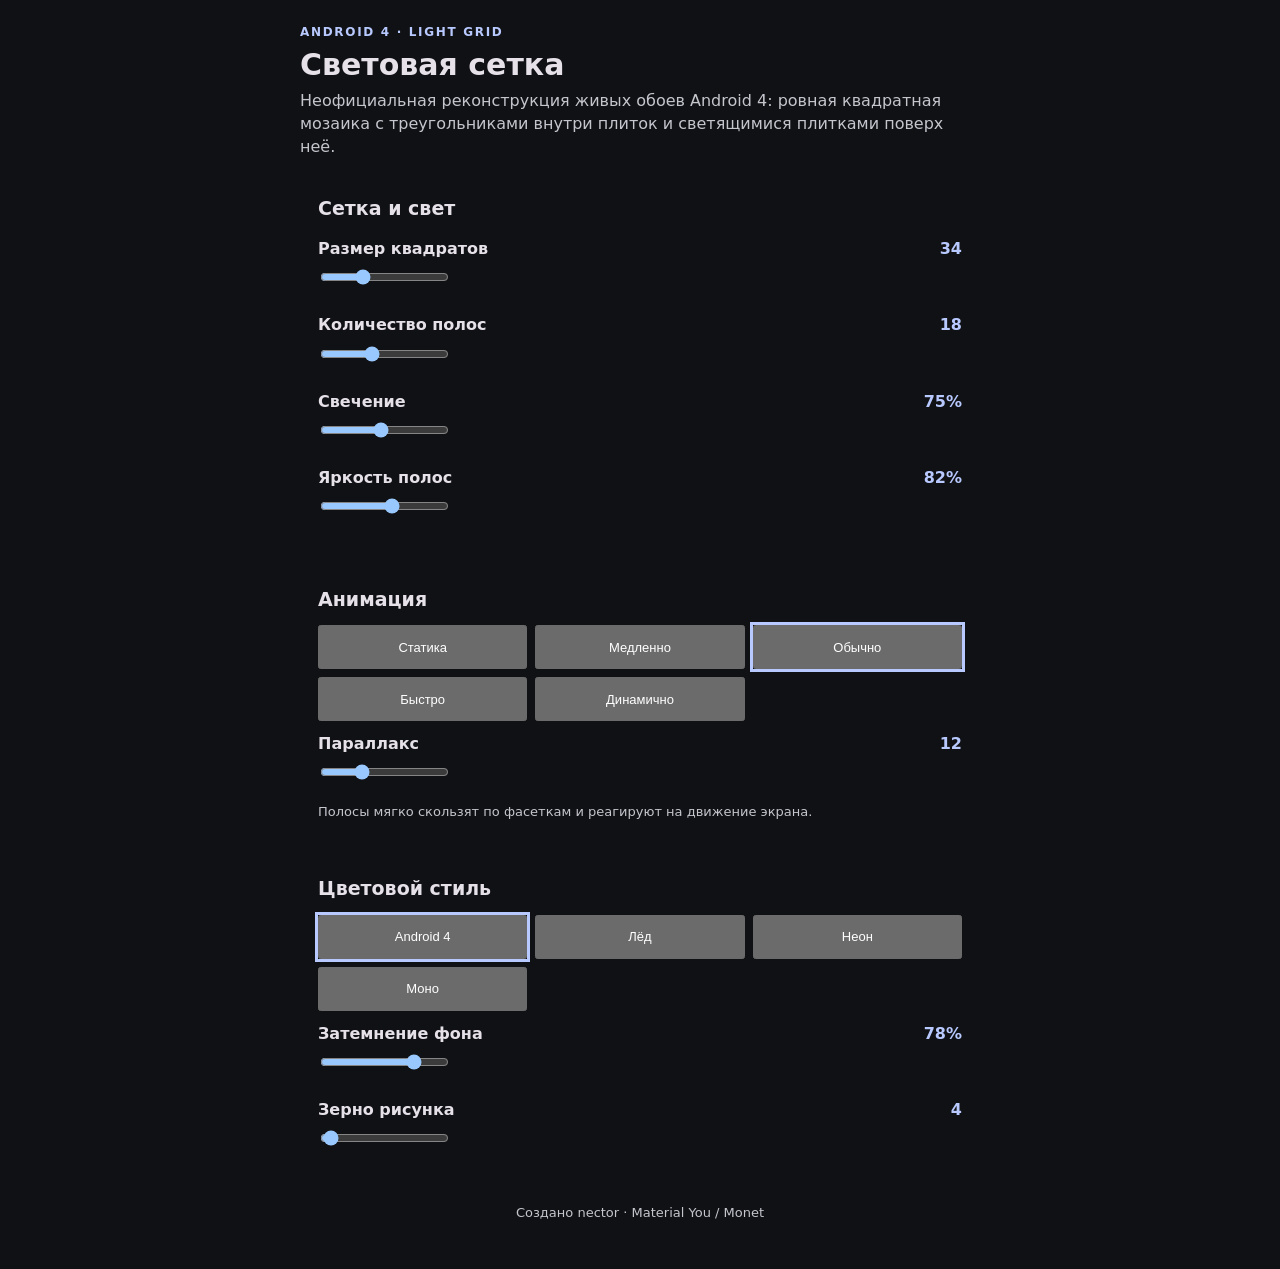
<file: wallpapers/android-4-light-grid/settings/index.html>
<!doctype html><html lang="ru"><head><meta charset="utf-8"><meta name="viewport" content="width=device-width,initial-scale=1"><title>Android 4 Light Grid</title><style>
:root{color-scheme:dark}*{box-sizing:border-box}body{margin:0;padding:24px 16px 46px;background:var(--wallify-m3-background,#101114);color:var(--wallify-m3-on-surface,#e6e1e9);font:16px/1.45 system-ui,sans-serif;overscroll-behavior:none}.wrap{max-width:680px;margin:auto}.over{font-size:12px;letter-spacing:.14em;font-weight:800;color:var(--wallify-m3-primary,#b8c9ff)}h1{font-size:30px;line-height:1.12;margin:7px 0}p{margin:0;color:var(--wallify-m3-on-surface-variant,#c5c5ce)}h2{font-size:19px;margin:0 0 4px}.card{margin:18px 0;padding:18px;border-radius:24px}.setting{padding:11px 0}.label{display:flex;justify-content:space-between;gap:8px;font-weight:700;margin-bottom:7px}.value{color:var(--wallify-m3-primary,#b8c9ff)}.hint{font-size:13px;margin-top:5px}.choices{display:grid;grid-template-columns:repeat(2,1fr);gap:8px;margin-top:12px}.choices.wide{grid-template-columns:repeat(3,1fr)}button{min-height:44px;padding:7px 10px;font-size:13px}button.on{outline:3px solid var(--wallify-m3-primary,#b8c9ff)}.colors{display:grid;grid-template-columns:repeat(3,1fr);gap:9px;margin-top:12px}.color{border:1px solid var(--wallify-m3-outline-variant,#48464f);border-radius:14px;padding:10px}.color label{font-size:12px;display:block;margin-bottom:6px}.color input{width:100%;height:35px;border:0;background:none;padding:0}footer{text-align:center;color:var(--wallify-m3-on-surface-variant,#c5c5ce);font-size:13px;margin-top:22px}@media(max-width:420px){.choices.wide{grid-template-columns:repeat(2,1fr)}}
</style></head><body><main class="wrap"><div class="over">ANDROID 4 · LIGHT GRID</div><h1>Световая сетка</h1><p>Неофициальная реконструкция живых обоев Android 4: ровная квадратная мозаика с треугольниками внутри плиток и светящимися плитками поверх неё.</p>
<section class="card" data-wallify-m3="card"><h2>Сетка и свет</h2><div class="setting"><div class="label">Размер квадратов <span id="densityV" class="value"></span></div><input id="density" data-wallify-m3="slider" type="range" min="18" max="70"></div><div class="setting"><div class="label">Количество полос <span id="barCountV" class="value"></span></div><input id="barCount" data-wallify-m3="slider" type="range" min="4" max="40"></div><div class="setting"><div class="label">Свечение <span id="glowV" class="value"></span></div><input id="glow" data-wallify-m3="slider" type="range" min="0" max="160"></div><div class="setting"><div class="label">Яркость полос <span id="brightnessV" class="value"></span></div><input id="brightness" data-wallify-m3="slider" type="range" min="20" max="130"></div></section>
<section class="card" data-wallify-m3="card"><h2>Анимация</h2><div class="choices wide" data-key="motion"><button data-wallify-m3="tonal-button" data-value="still">Статика</button><button data-wallify-m3="tonal-button" data-value="slow">Медленно</button><button data-wallify-m3="tonal-button" data-value="normal">Обычно</button><button data-wallify-m3="tonal-button" data-value="fast">Быстро</button><button data-wallify-m3="tonal-button" data-value="hyper">Динамично</button></div><div class="setting"><div class="label">Параллакс <span id="parallaxV" class="value"></span></div><input id="parallax" data-wallify-m3="slider" type="range" min="0" max="40"></div><p class="hint">Полосы мягко скользят по фасеткам и реагируют на движение экрана.</p></section>
<section class="card" data-wallify-m3="card"><h2>Цветовой стиль</h2><div class="choices wide" data-key="palette"><button data-wallify-m3="tonal-button" data-value="classic">Android 4</button><button data-wallify-m3="tonal-button" data-value="ice">Лёд</button><button data-wallify-m3="tonal-button" data-value="neon">Неон</button><button data-wallify-m3="tonal-button" data-value="mono">Моно</button></div><div class="setting"><div class="label">Затемнение фона <span id="darknessV" class="value"></span></div><input id="darkness" data-wallify-m3="slider" type="range" min="25" max="95"></div><div class="setting"><div class="label">Зерно рисунка <span id="seedV" class="value"></span></div><input id="seed" data-wallify-m3="slider" type="range" min="1" max="99"></div></section><footer>Создано nector · Material You / Monet</footer></main>
<script>(()=>{const D={density:'34',barCount:'18',glow:'75',brightness:'82',motion:'normal',palette:'classic',parallax:'12',darkness:'78',seed:'4'},$=id=>document.getElementById(id),get=k=>window.WallpaperEngine?.getSetting(k,D[k])??D[k],save=(k,v)=>window.WallpaperEngine?.saveSetting(k,v);function init(){['density','barCount','glow','brightness','parallax','darkness','seed'].forEach(k=>{$(k).value=get(k);const u=()=>{$(k+'V').textContent=$(k).value+(k==='glow'?'%':k==='brightness'||k==='darkness'?'%':'');save(k,$(k).value)};u();$(k).oninput=u});['motion','palette'].forEach(k=>{const set=v=>{document.querySelectorAll(`[data-key="${k}"] button`).forEach(b=>b.classList.toggle('on',b.dataset.value===v));save(k,v)};set(get(k));document.querySelectorAll(`[data-key="${k}"] button`).forEach(b=>b.onclick=()=>set(b.dataset.value))});window.WallifyM3?.refresh(document)}addEventListener('wallpaperEngineReady',init);init()})();</script></body></html>
</file>
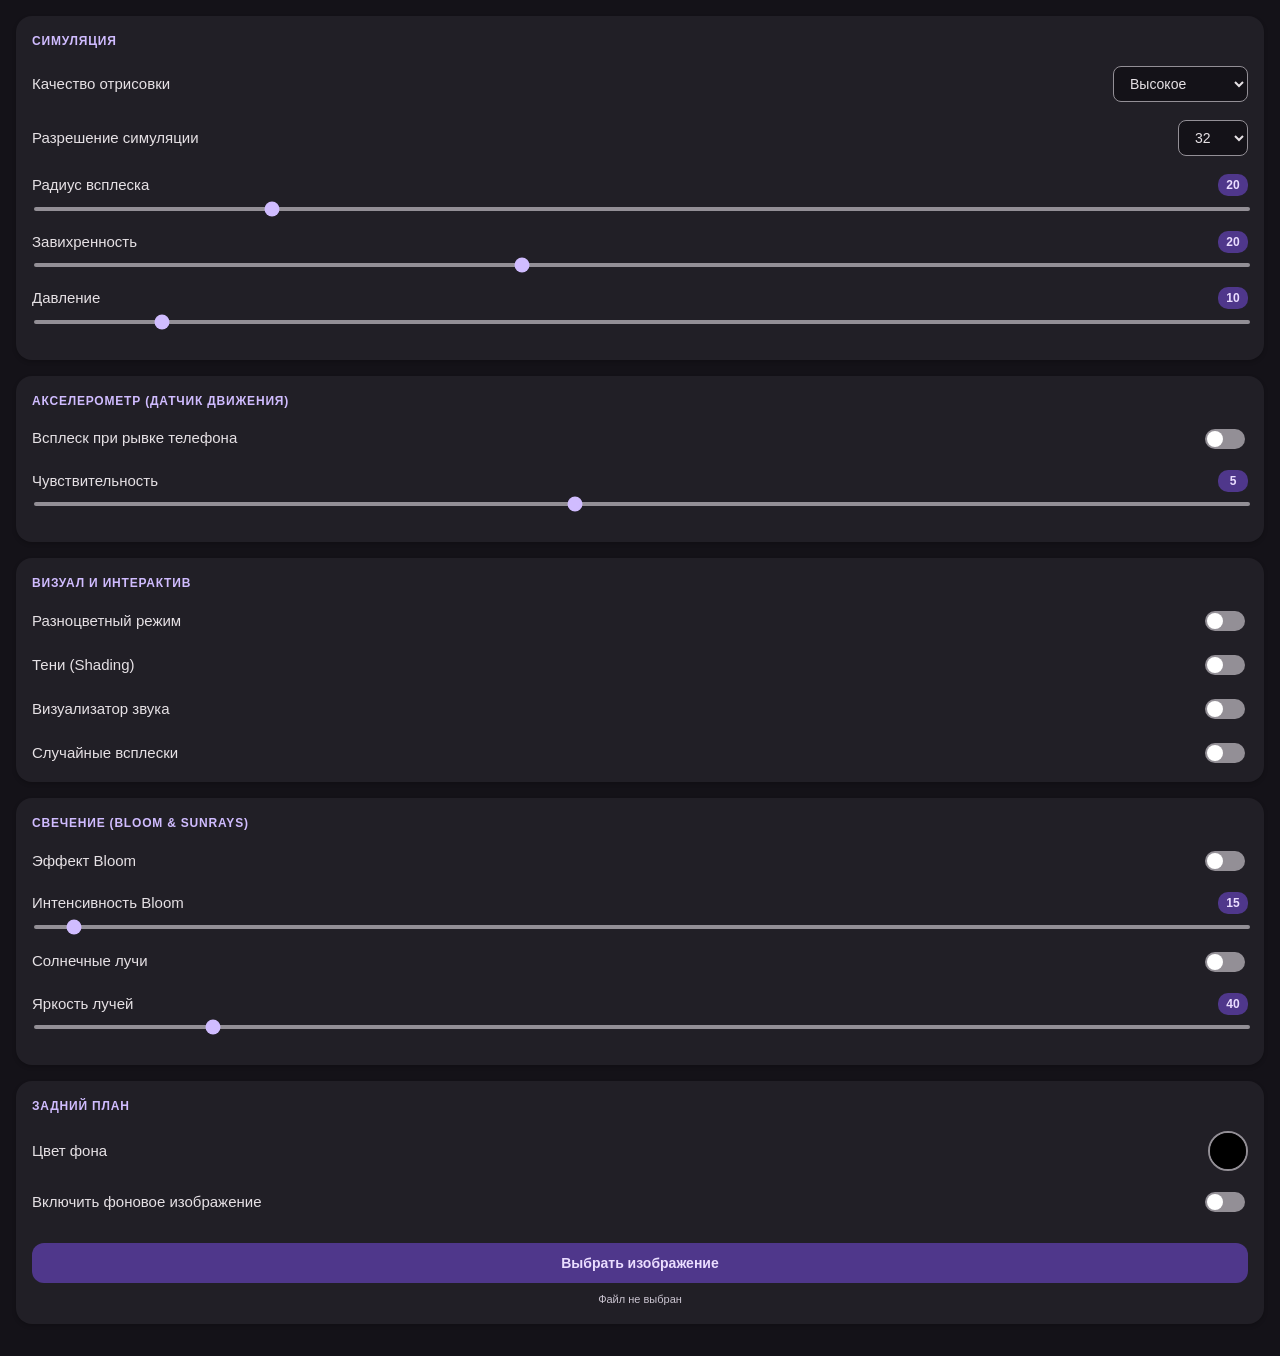
<file: wallpapers/fluids/settings/index.html>
<!DOCTYPE html>
<html lang="ru">
<head>
  <meta charset="UTF-8">
  <meta name="viewport" content="width=device-width, initial-scale=1.0, user-scalable=no">
  <title>Fluid Settings</title>
  <style>
    :root {
      --bg: #141218;
      --surface: #211f26;
      --primary: #d0bcff;
      --on-surface: #e6e1e5;
      --on-surface-variant: #cac4d0;
      --outline: #938f96;
      --primary-container: #4f378b;
      --on-primary-container: #eaddff;
    }

    * { box-sizing: border-box; -webkit-tap-highlight-color: transparent; }

    body {
      margin: 0;
      padding: 16px;
      background-color: var(--bg);
      color: var(--on-surface);
      font-family: 'Segoe UI', Roboto, Helvetica, Arial, sans-serif;
      line-height: 1.5;
    }

    .section {
      background: var(--surface);
      border-radius: 16px;
      padding: 16px;
      margin-bottom: 16px;
      box-shadow: 0 2px 4px rgba(0,0,0,0.2);
    }

    .section-title {
      font-size: 12px;
      font-weight: 700;
      color: var(--primary);
      margin-bottom: 16px;
      text-transform: uppercase;
      letter-spacing: 0.8px;
    }

    .control-row {
      display: flex;
      justify-content: space-between;
      align-items: center;
      margin-bottom: 18px;
    }

    .control-row:last-child { margin-bottom: 0; }

    label {
      font-size: 15px;
      color: var(--on-surface);
      flex: 1;
      padding-right: 8px;
    }

    .value-badge {
      font-size: 12px;
      background: var(--primary-container);
      color: var(--on-primary-container);
      padding: 2px 8px;
      border-radius: 10px;
      font-weight: bold;
      min-width: 30px;
      text-align: center;
    }

    /* Селекторы */
    select {
      background: var(--bg);
      color: var(--on-surface);
      border: 1px solid var(--outline);
      padding: 8px 12px;
      border-radius: 8px;
      font-size: 14px;
      outline: none;
    }

    /* Слайдеры */
    .slider-container {
      display: flex;
      flex-direction: column;
      margin-bottom: 18px;
    }

    .slider-header {
      display: flex;
      justify-content: space-between;
      align-items: center;
      margin-bottom: 8px;
    }

    input[type="range"] {
      width: 100%;
      height: 4px;
      background: var(--outline);
      border-radius: 2px;
      appearance: none;
      outline: none;
      accent-color: var(--primary);
    }

    /* Чекбоксы (Переключатели) */
    input[type="checkbox"] {
      appearance: none;
      width: 40px;
      height: 20px;
      background: var(--outline);
      border-radius: 20px;
      position: relative;
      transition: .3s;
      outline: none;
      cursor: pointer;
    }

    input[type="checkbox"]:checked {
      background: var(--primary);
    }

    input[type="checkbox"]::before {
      content: '';
      position: absolute;
      width: 16px;
      height: 16px;
      background: white;
      border-radius: 50%;
      top: 2px;
      left: 2px;
      transition: .3s;
    }

    input[type="checkbox"]:checked::before {
      left: 22px;
    }

    /* Цвет */
    input[type="color"] {
      appearance: none;
      border: 2px solid var(--outline);
      width: 40px;
      height: 40px;
      border-radius: 50%;
      background: none;
      cursor: pointer;
      padding: 0;
      overflow: hidden;
    }
    ::-webkit-color-swatch-wrapper { padding: 0; }
    ::-webkit-color-swatch { border: none; }

    /* Кнопки */
    .btn {
      background: var(--primary-container);
      color: var(--on-primary-container);
      border: none;
      padding: 12px 16px;
      border-radius: 12px;
      font-weight: 600;
      font-size: 14px;
      width: 100%;
      margin-top: 10px;
      transition: opacity 0.2s;
    }
    .btn:active { opacity: 0.7; }

    .file-info {
      font-size: 11px;
      color: var(--on-surface-variant);
      margin-top: 8px;
      text-align: center;
      word-break: break-all;
    }
  </style>
</head>
<body>

  <!-- Основная симуляция -->
  <div class="section">
    <div class="section-title">Симуляция</div>

    <div class="control-row">
      <label for="quality">Качество отрисовки</label>
      <select id="quality">
        <option value="0">Высокое</option>
        <option value="1">Среднее</option>
        <option value="2">Низкое</option>
        <option value="3">Очень низкое</option>
      </select>
    </div>

    <div class="control-row">
      <label for="simResolution">Разрешение симуляции</label>
      <select id="simResolution">
        <option value="0">32</option>
        <option value="1">64</option>
        <option value="2">128</option>
        <option value="3">256</option>
      </select>
    </div>

    <div class="slider-container">
      <div class="slider-header"><label>Радиус всплеска</label><span class="value-badge" id="splatRadiusVal">20</span></div>
      <input type="range" id="splatRadius" min="1" max="100" value="20">
    </div>

    <div class="slider-container">
      <div class="slider-header"><label>Завихренность</label><span class="value-badge" id="vorticityVal">20</span></div>
      <input type="range" id="vorticity" min="0" max="50" value="20">
    </div>

    <div class="slider-container">
      <div class="slider-header"><label>Давление</label><span class="value-badge" id="pressureVal">10</span></div>
      <input type="range" id="pressure" min="0" max="100" value="10">
    </div>
  </div>

  <!-- Акселерометр -->
  <div class="section">
    <div class="section-title">Акселерометр (Датчик движения)</div>
    <div class="control-row">
      <label for="accelEnabled">Всплеск при рывке телефона</label>
      <input type="checkbox" id="accelEnabled">
    </div>
    <div class="slider-container">
      <div class="slider-header"><label>Чувствительность</label><span class="value-badge" id="accelSensitivityVal">5</span></div>
      <input type="range" id="accelSensitivity" min="1" max="10" value="5">
    </div>
  </div>

  <!-- Визуальные эффекты -->
  <div class="section">
    <div class="section-title">Визуал и Интерактив</div>
    
    <div class="control-row">
      <label for="colorful">Разноцветный режим</label>
      <input type="checkbox" id="colorful">
    </div>

    <div class="control-row">
      <label for="shading">Тени (Shading)</label>
      <input type="checkbox" id="shading">
    </div>

    <div class="control-row">
      <label for="audioReact">Визуализатор звука</label>
      <input type="checkbox" id="audioReact">
    </div>

    <div class="control-row">
      <label for="randomSplats">Случайные всплески</label>
      <input type="checkbox" id="randomSplats">
    </div>
  </div>

  <!-- Пост-эффекты -->
  <div class="section">
    <div class="section-title">Свечение (Bloom & Sunrays)</div>
    
    <div class="control-row">
      <label for="bloomEnable">Эффект Bloom</label>
      <input type="checkbox" id="bloomEnable">
    </div>

    <div class="slider-container">
      <div class="slider-header"><label>Интенсивность Bloom</label><span class="value-badge" id="bloomIntensityVal">15</span></div>
      <input type="range" id="bloomIntensity" min="10" max="200" value="15">
    </div>

    <div class="control-row">
      <label for="sunRaysEnable">Солнечные лучи</label>
      <input type="checkbox" id="sunRaysEnable">
    </div>

    <div class="slider-container">
      <div class="slider-header"><label>Яркость лучей</label><span class="value-badge" id="sunRaysWeightVal">40</span></div>
      <input type="range" id="sunRaysWeight" min="30" max="100" value="40">
    </div>
  </div>

  <!-- Фон -->
  <div class="section">
    <div class="section-title">Задний план</div>
    
    <div class="control-row">
      <label for="bgColor">Цвет фона</label>
      <input type="color" id="bgColor" value="#000000">
    </div>

    <div class="control-row">
      <label for="bgImgChk">Включить фоновое изображение</label>
      <input type="checkbox" id="bgImgChk">
    </div>

    <button class="btn" id="pickImg">Выбрать изображение</button>
    <div class="file-info" id="fileInfo">Файл не выбран</div>
  </div>

  <script>
    // Значения по умолчанию из оригинального LivelyProperties.json
    const DEFAULTS = {
      quality: "0",
      simResolution: "2",
      splatRadius: "20",
      vorticity: "20",
      pressure: "10",
      accelEnabled: "false",
      accelSensitivity: "5",
      colorful: "true",
      shading: "true",
      audioReact: "true",
      randomSplats: "false",
      bloomEnable: "true",
      bloomIntensity: "15",
      sunRaysEnable: "true",
      sunRaysWeight: "40",
      bgColor: "#000000",
      bgImgChk: "false",
      imgSelect: ""
    };

    window.addEventListener('wallpaperEngineReady', () => {
      const engine = window.WallpaperEngine;

      // --- 1. ЧЕКБОКСЫ ---
      const checkboxes = [
        "accelEnabled", "colorful", "shading", "audioReact", 
        "randomSplats", "bloomEnable", "sunRaysEnable", "bgImgChk"
      ];
      checkboxes.forEach(id => {
        const el = document.getElementById(id);
        const val = engine.getSetting(id, DEFAULTS[id]);
        el.checked = (val === "true" || val === true);
        el.addEventListener('change', () => engine.saveSetting(id, el.checked.toString()));
      });

      // --- 2. СЕЛЕКТЫ ---
      const dropdowns = ["quality", "simResolution"];
      dropdowns.forEach(id => {
        const el = document.getElementById(id);
        el.value = engine.getSetting(id, DEFAULTS[id]);
        el.addEventListener('change', () => engine.saveSetting(id, el.value));
      });

      // --- 3. СЛАЙДЕРЫ ---
      const sliders = [
        "splatRadius", "vorticity", "pressure", "accelSensitivity",
        "bloomIntensity", "sunRaysWeight"
      ];
      sliders.forEach(id => {
        const el = document.getElementById(id);
        const badge = document.getElementById(id + "Val");
        el.value = engine.getSetting(id, DEFAULTS[id]);
        if (badge) badge.textContent = el.value;

        el.addEventListener('input', () => {
          if (badge) badge.textContent = el.value;
          engine.saveSetting(id, el.value);
        });
      });

      // --- 4. ЦВЕТ ---
      const colorInput = document.getElementById('bgColor');
      colorInput.value = engine.getSetting('bgColor', DEFAULTS.bgColor);
      colorInput.addEventListener('change', () => engine.saveSetting('bgColor', colorInput.value));

      // --- 5. ВЫБОР ФАЙЛА ---
      const fileInfo = document.getElementById('fileInfo');
      fileInfo.textContent = engine.getSetting('imgSelect', 'Стандартное изображение');

      document.getElementById('pickImg').addEventListener('click', () => {
        engine.importFile('image/*');
      });
    });

    // Когда файл успешно импортирован в папку обоев
    window.addEventListener('wallpaperFileImported', (e) => {
      const relativePath = e.detail.paths[0];
      document.getElementById('fileInfo').textContent = relativePath;
      window.WallpaperEngine.saveSetting('imgSelect', relativePath);
    });
  </script>
</body>
</html>
</file>
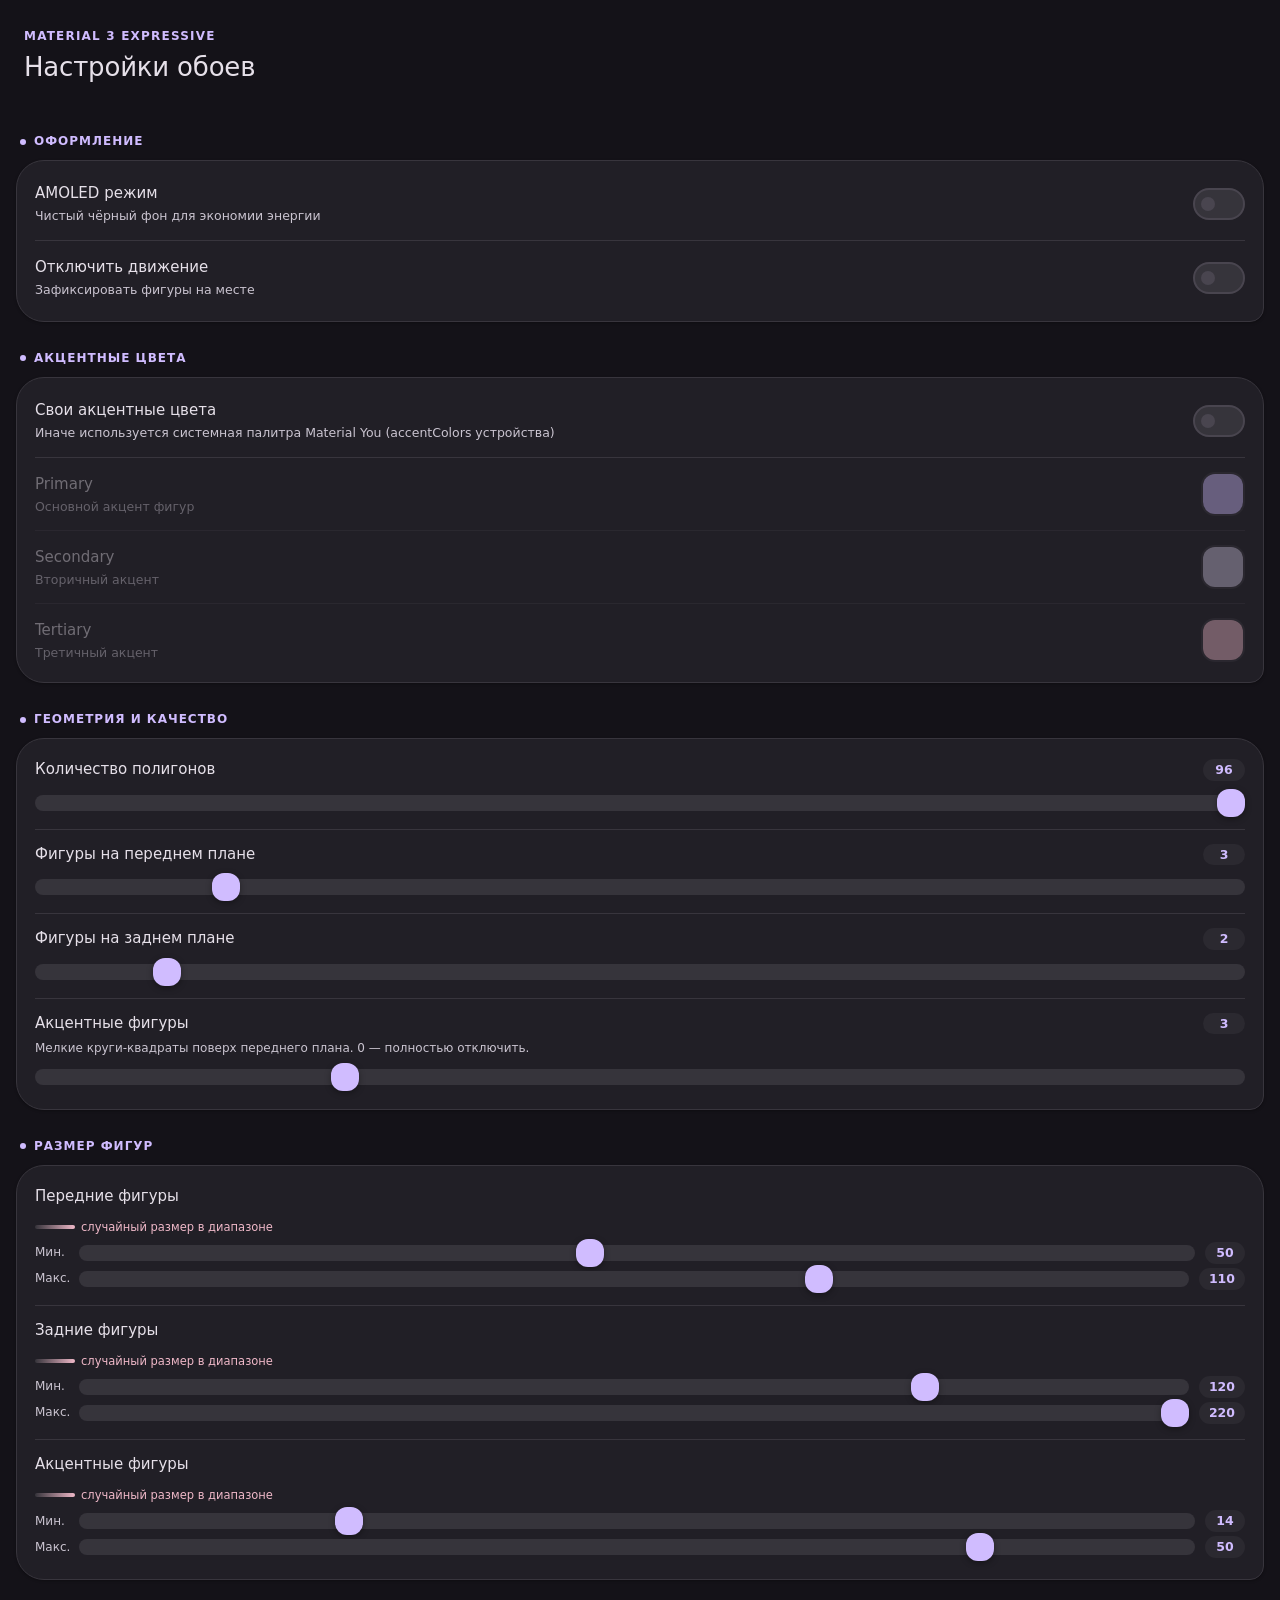
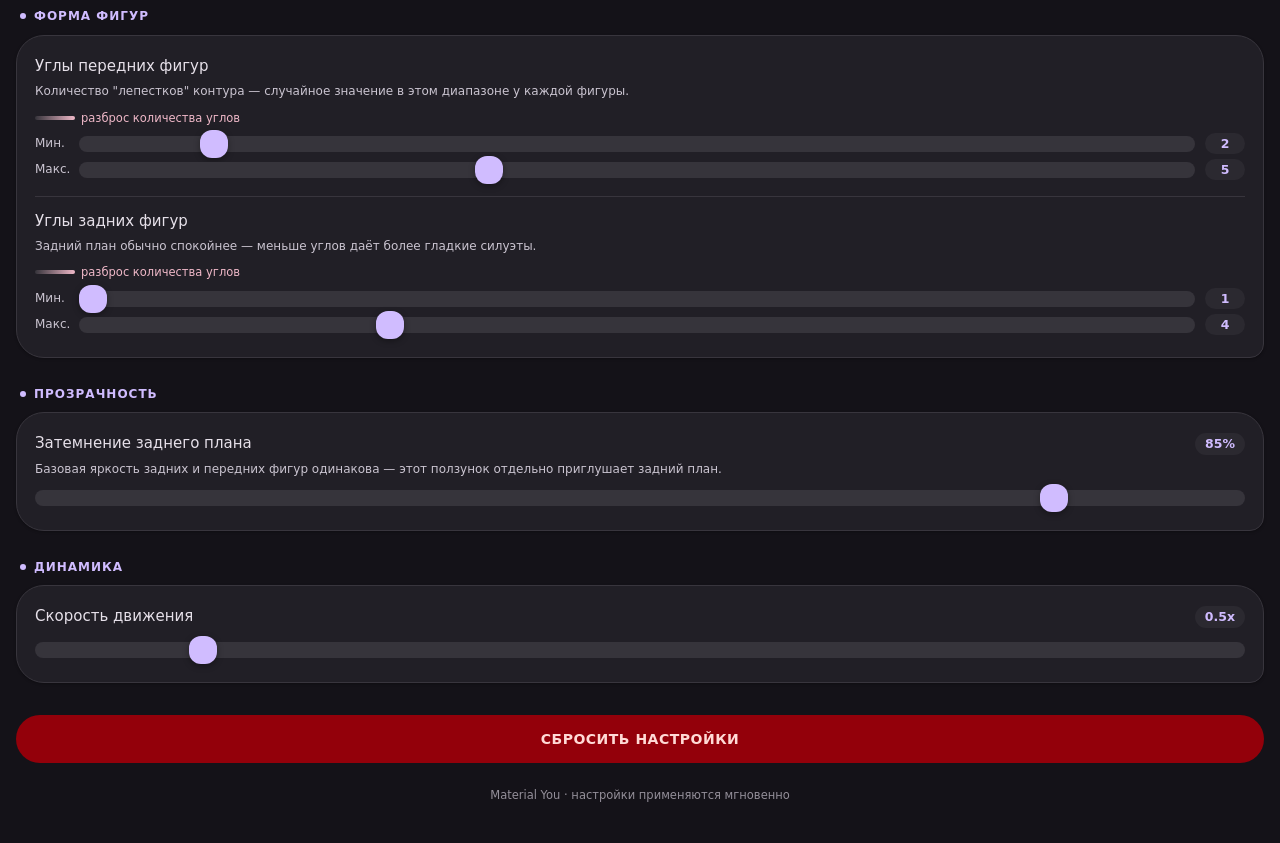
<file: wallpapers/M3e Shapes lite/settings/index.html>
<!DOCTYPE html>
<html lang="ru">
<head>
<meta charset="UTF-8" />
<meta name="viewport" content="width=device-width, initial-scale=1.0" />
<title>Настройки обоев</title>
<style>
  :root {
    --bg: #141218;
    --surface: #1d1b20;
    --surface-container: #211f26;
    --surface-container-high: #2b2930;
    --surface-container-highest: #36343b;
    --primary: #d0bcff;
    --on-primary: #381e72;
    --primary-container: #4f378b;
    --secondary: #ccc2dc;
    --tertiary: #efb8c8;
    --on-surface: #e6e0e9;
    --on-surface-variant: #cac4d0;
    --outline: #49454f;
    --outline-variant: #38353d;
    
    /* Новые переменные для красного акцента (Error) из Material You */
    --error: #ffb4ab;
    --on-error: #690005;
    --error-container: #93000a;
    --on-error-container: #ffdad6;

    --shape-xl: 28px;
    --shape-l: 20px;
    --shape-m: 14px;
    --shape-full: 999px;
  }

  * {
    box-sizing: border-box;
    margin: 0;
    padding: 0;
    -webkit-tap-highlight-color: transparent;
  }

  /* Плавный переход при смене акцентных цветов системы (событие wallpaperUpdate) */
  body, .card, .setting-item, .color-row, .range-container,
  .slider-switch, .slider-switch:before, input[type="range"], .range-value,
  .section-title, .section-title .dot, .page-header .eyebrow,
  .spread-hint, .spread-hint .bar, .color-swatch-wrap, footer, .btn-reset {
    transition: background-color .3s ease, color .3s ease, border-color .3s ease, box-shadow .3s ease;
  }

  html, body {
    background: var(--bg);
  }

  body {
    font-family: "Google Sans Text", Roboto, system-ui, -apple-system, sans-serif;
    color: var(--on-surface);
    padding: 20px 16px 40px;
    font-size: 14px;
    line-height: 1.4;
    min-height: 100%;
  }

  .page-header {
    padding: 8px 8px 20px;
  }

  .page-header .eyebrow {
    font-size: 12px;
    font-weight: 600;
    letter-spacing: 1.2px;
    text-transform: uppercase;
    color: var(--primary);
    margin-bottom: 4px;
  }

  .page-header h1 {
    font-size: 26px;
    font-weight: 500;
    letter-spacing: -0.2px;
    color: var(--on-surface);
  }

  .section-title {
    font-size: 12px;
    font-weight: 700;
    text-transform: uppercase;
    letter-spacing: 1px;
    color: var(--primary);
    margin: 28px 4px 10px;
    display: flex;
    align-items: center;
    gap: 8px;
  }

  .section-title:first-of-type {
    margin-top: 0;
  }

  .section-title .dot {
    width: 6px;
    height: 6px;
    border-radius: 50%;
    background: var(--primary);
    flex-shrink: 0;
  }

  .card {
    background: var(--surface-container);
    border: 1px solid var(--outline-variant);
    border-radius: var(--shape-xl) var(--shape-xl) var(--shape-m) var(--shape-xl);
    padding: 6px 18px;
    margin-bottom: 14px;
    box-shadow: 0 1px 3px rgba(0, 0, 0, 0.3);
  }

  .setting-item {
    display: flex;
    align-items: center;
    justify-content: space-between;
    gap: 12px;
    padding: 16px 0;
    border-bottom: 1px solid var(--outline-variant);
  }

  .setting-item:last-child {
    border-bottom: none;
  }

  .setting-info {
    flex: 1;
    min-width: 0;
  }

  .setting-title {
    font-size: 15px;
    font-weight: 500;
    color: var(--on-surface);
  }

  .setting-desc {
    font-size: 12.5px;
    color: var(--on-surface-variant);
    margin-top: 3px;
  }

  .switch {
    position: relative;
    display: inline-block;
    width: 52px;
    height: 32px;
    flex-shrink: 0;
  }

  .switch input {
    opacity: 0;
    width: 0;
    height: 0;
  }

  .slider-switch {
    position: absolute;
    cursor: pointer;
    inset: 0;
    background-color: var(--surface-container-highest);
    border: 2px solid var(--outline);
    transition: background-color .2s ease, border-color .2s ease;
    border-radius: var(--shape-full);
  }

  .slider-switch:before {
    position: absolute;
    content: "";
    height: 14px;
    width: 14px;
    left: 6px;
    top: 7px;
    background-color: var(--outline);
    transition: transform .22s cubic-bezier(.34, 1.56, .64, 1), width .18s ease, height .18s ease, left .18s ease, top .18s ease, background-color .2s ease;
    border-radius: 50%;
  }

  input:checked + .slider-switch {
    background-color: var(--primary);
    border-color: var(--primary);
  }

  input:checked + .slider-switch:before {
    width: 22px;
    height: 22px;
    left: 24px;
    top: 3px;
    background-color: var(--on-primary);
  }

  .range-container {
    display: flex;
    flex-direction: column;
    width: 100%;
    padding: 14px 0;
    border-bottom: 1px solid var(--outline-variant);
  }

  .range-container:last-child {
    border-bottom: none;
  }

  .range-header {
    display: flex;
    justify-content: space-between;
    align-items: baseline;
    margin-bottom: 10px;
    gap: 8px;
  }

  .range-header .setting-title {
    flex: 1;
  }

  .range-value {
    font-weight: 700;
    color: var(--primary);
    background: var(--surface-container-high);
    padding: 2px 10px;
    border-radius: var(--shape-full);
    font-size: 12.5px;
    flex-shrink: 0;
    min-width: 42px;
    text-align: center;
  }

  .range-desc {
    font-size: 12px;
    color: var(--on-surface-variant);
    margin-top: -4px;
    margin-bottom: 8px;
  }

  input[type="range"] {
    -webkit-appearance: none;
    appearance: none;
    width: 100%;
    height: 16px;
    border-radius: var(--shape-full);
    background: var(--surface-container-highest);
    outline: none;
    margin: 4px 0;
  }

  input[type="range"]::-webkit-slider-thumb {
    -webkit-appearance: none;
    appearance: none;
    width: 28px;
    height: 28px;
    border-radius: 12px;
    background: var(--primary);
    cursor: pointer;
    border: none;
    box-shadow: 0 2px 6px rgba(0, 0, 0, 0.35);
    transition: border-radius .18s ease, transform .12s ease;
  }

  input[type="range"]:active::-webkit-slider-thumb {
    border-radius: var(--shape-full);
    transform: scale(1.05);
  }

  input[type="range"]::-moz-range-thumb {
    width: 28px;
    height: 28px;
    border-radius: 12px;
    background: var(--primary);
    cursor: pointer;
    border: none;
    box-shadow: 0 2px 6px rgba(0, 0, 0, 0.35);
  }

  .range-pair {
    display: flex;
    flex-direction: column;
    gap: 2px;
  }

  .range-pair-row {
    display: flex;
    align-items: center;
    gap: 10px;
  }

  .range-pair-row .pair-label {
    font-size: 12px;
    color: var(--on-surface-variant);
    width: 34px;
    flex-shrink: 0;
  }

  .range-pair-row input[type="range"] {
    flex: 1;
  }

  .range-pair-row .range-value {
    min-width: 40px;
  }

  .spread-hint {
    display: inline-flex;
    align-items: center;
    gap: 6px;
    font-size: 11.5px;
    color: var(--tertiary);
    margin-top: 2px;
    margin-bottom: 6px;
  }

  .spread-hint .bar {
    height: 4px;
    width: 40px;
    border-radius: var(--shape-full);
    background: linear-gradient(90deg, var(--surface-container-highest), var(--tertiary));
  }

  .color-row {
    display: flex;
    align-items: center;
    justify-content: space-between;
    padding: 14px 0;
    border-bottom: 1px solid var(--outline-variant);
    gap: 12px;
    transition: opacity .2s ease;
  }

  .color-row:last-child {
    border-bottom: none;
  }

  .color-row.is-disabled {
    opacity: 0.4;
    pointer-events: none;
  }

  .color-swatch-wrap {
    position: relative;
    width: 44px;
    height: 44px;
    flex-shrink: 0;
    border-radius: 14px;
    overflow: hidden;
    border: 2px solid var(--outline-variant);
  }

  .color-swatch-wrap input[type="color"] {
    -webkit-appearance: none;
    appearance: none;
    position: absolute;
    inset: -4px;
    width: calc(100% + 8px);
    height: calc(100% + 8px);
    border: none;
    padding: 0;
    cursor: pointer;
    background: none;
  }

  .color-swatch-wrap input[type="color"]::-webkit-color-swatch-wrapper {
    padding: 0;
  }

  .color-swatch-wrap input[type="color"]::-webkit-color-swatch {
    border: none;
  }

  /* Стили кнопки сброса */
  .btn-reset {
    display: block;
    width: 100%;
    margin-top: 32px;
    padding: 16px;
    background: var(--error-container);
    color: var(--on-error-container);
    border: none;
    border-radius: var(--shape-full);
    font-family: inherit;
    font-size: 14px;
    font-weight: 600;
    letter-spacing: 0.5px;
    cursor: pointer;
    text-transform: uppercase;
  }

  .btn-reset:active {
    opacity: 0.8;
    transform: scale(0.98);
  }

  footer {
    text-align: center;
    color: var(--on-surface-variant);
    font-size: 11.5px;
    margin-top: 24px;
    opacity: 0.7;
  }
</style>
</head>
<body>

  <div class="page-header">
    <div class="eyebrow">Material 3 Expressive</div>
    <h1>Настройки обоев</h1>
  </div>

  <div class="section-title"><span class="dot"></span>Оформление</div>
  <div class="card">
    <div class="setting-item">
      <div class="setting-info">
        <div class="setting-title">AMOLED режим</div>
        <div class="setting-desc">Чистый чёрный фон для экономии энергии</div>
      </div>
      <label class="switch">
        <input type="checkbox" id="amoledMode">
        <span class="slider-switch"></span>
      </label>
    </div>

    <div class="setting-item">
      <div class="setting-info">
        <div class="setting-title">Отключить движение</div>
        <div class="setting-desc">Зафиксировать фигуры на месте</div>
      </div>
      <label class="switch">
        <input type="checkbox" id="disableMotion">
        <span class="slider-switch"></span>
      </label>
    </div>
  </div>

  <div class="section-title"><span class="dot"></span>Акцентные цвета</div>
  <div class="card">
    <div class="setting-item">
      <div class="setting-info">
        <div class="setting-title">Свои акцентные цвета</div>
        <div class="setting-desc">Иначе используется системная палитра Material You (accentColors устройства)</div>
      </div>
      <label class="switch">
        <input type="checkbox" id="useCustomColors">
        <span class="slider-switch"></span>
      </label>
    </div>

    <div class="color-row" id="row-customPrimaryColor">
      <div class="setting-info">
        <div class="setting-title">Primary</div>
        <div class="setting-desc">Основной акцент фигур</div>
      </div>
      <div class="color-swatch-wrap">
        <input type="color" id="customPrimaryColor" value="#D0BCFF">
      </div>
    </div>

    <div class="color-row" id="row-customSecondaryColor">
      <div class="setting-info">
        <div class="setting-title">Secondary</div>
        <div class="setting-desc">Вторичный акцент</div>
      </div>
      <div class="color-swatch-wrap">
        <input type="color" id="customSecondaryColor" value="#CCC2DC">
      </div>
    </div>

    <div class="color-row" id="row-customTertiaryColor">
      <div class="setting-info">
        <div class="setting-title">Tertiary</div>
        <div class="setting-desc">Третичный акцент</div>
      </div>
      <div class="color-swatch-wrap">
        <input type="color" id="customTertiaryColor" value="#EFB8C8">
      </div>
    </div>
  </div>

  <div class="section-title"><span class="dot"></span>Геометрия и качество</div>
  <div class="card">
    <div class="range-container">
      <div class="range-header">
        <span class="setting-title">Количество полигонов</span>
        <span class="range-value" id="val-polygonCount">96</span>
      </div>
      <input type="range" id="polygonCount" min="12" max="96" step="2" value="96">
    </div>

    <div class="range-container">
      <div class="range-header">
        <span class="setting-title">Фигуры на переднем плане</span>
        <span class="range-value" id="val-frontShapeCount">3</span>
      </div>
      <input type="range" id="frontShapeCount" min="0" max="20" step="1" value="3">
    </div>

    <div class="range-container">
      <div class="range-header">
        <span class="setting-title">Фигуры на заднем плане</span>
        <span class="range-value" id="val-backShapeCount">2</span>
      </div>
      <input type="range" id="backShapeCount" min="0" max="20" step="1" value="2">
    </div>

    <div class="range-container">
      <div class="range-header">
        <span class="setting-title">Акцентные фигуры</span>
        <span class="range-value" id="val-accentShapeCount">3</span>
      </div>
      <div class="range-desc">Мелкие круги-квадраты поверх переднего плана. 0 — полностью отключить.</div>
      <input type="range" id="accentShapeCount" min="0" max="12" step="1" value="3">
    </div>
  </div>

  <div class="section-title"><span class="dot"></span>Размер фигур</div>
  <div class="card">
    <div class="range-container">
      <div class="range-header">
        <span class="setting-title">Передние фигуры</span>
      </div>
      <div class="spread-hint"><span class="bar"></span>случайный размер в диапазоне</div>
      <div class="range-pair">
        <div class="range-pair-row">
          <span class="pair-label">Мин.</span>
          <input type="range" id="frontShapeSizeMin" min="8" max="100" step="1" value="50">
          <span class="range-value" id="val-frontShapeSizeMin">50</span>
        </div>
        <div class="range-pair-row">
          <span class="pair-label">Макс.</span>
          <input type="range" id="frontShapeSizeMax" min="8" max="160" step="1" value="110">
          <span class="range-value" id="val-frontShapeSizeMax">110</span>
        </div>
      </div>
    </div>

    <div class="range-container">
      <div class="range-header">
        <span class="setting-title">Задние фигуры</span>
      </div>
      <div class="spread-hint"><span class="bar"></span>случайный размер в диапазоне</div>
      <div class="range-pair">
        <div class="range-pair-row">
          <span class="pair-label">Мин.</span>
          <input type="range" id="backShapeSizeMin" min="20" max="150" step="1" value="120">
          <span class="range-value" id="val-backShapeSizeMin">120</span>
        </div>
        <div class="range-pair-row">
          <span class="pair-label">Макс.</span>
          <input type="range" id="backShapeSizeMax" min="20" max="220" step="1" value="220">
          <span class="range-value" id="val-backShapeSizeMax">220</span>
        </div>
      </div>
    </div>

    <div class="range-container">
      <div class="range-header">
        <span class="setting-title">Акцентные фигуры</span>
      </div>
      <div class="spread-hint"><span class="bar"></span>случайный размер в диапазоне</div>
      <div class="range-pair">
        <div class="range-pair-row">
          <span class="pair-label">Мин.</span>
          <input type="range" id="accentShapeSizeMin" min="6" max="40" step="1" value="14">
          <span class="range-value" id="val-accentShapeSizeMin">14</span>
        </div>
        <div class="range-pair-row">
          <span class="pair-label">Макс.</span>
          <input type="range" id="accentShapeSizeMax" min="6" max="60" step="1" value="50">
          <span class="range-value" id="val-accentShapeSizeMax">50</span>
        </div>
      </div>
    </div>
  </div>

  <div class="section-title"><span class="dot"></span>Форма фигур</div>
  <div class="card">
    <div class="range-container">
      <div class="range-header">
        <span class="setting-title">Углы передних фигур</span>
      </div>
      <div class="range-desc">Количество "лепестков" контура — случайное значение в этом диапазоне у каждой фигуры.</div>
      <div class="spread-hint"><span class="bar"></span>разброс количества углов</div>
      <div class="range-pair">
        <div class="range-pair-row">
          <span class="pair-label">Мин.</span>
          <input type="range" id="frontLobesMin" min="1" max="10" step="1" value="2">
          <span class="range-value" id="val-frontLobesMin">2</span>
        </div>
        <div class="range-pair-row">
          <span class="pair-label">Макс.</span>
          <input type="range" id="frontLobesMax" min="1" max="12" step="1" value="5">
          <span class="range-value" id="val-frontLobesMax">5</span>
        </div>
      </div>
    </div>

    <div class="range-container">
      <div class="range-header">
        <span class="setting-title">Углы задних фигур</span>
      </div>
      <div class="range-desc">Задний план обычно спокойнее — меньше углов даёт более гладкие силуэты.</div>
      <div class="spread-hint"><span class="bar"></span>разброс количества углов</div>
      <div class="range-pair">
        <div class="range-pair-row">
          <span class="pair-label">Мин.</span>
          <input type="range" id="backLobesMin" min="1" max="10" step="1" value="1">
          <span class="range-value" id="val-backLobesMin">1</span>
        </div>
        <div class="range-pair-row">
          <span class="pair-label">Макс.</span>
          <input type="range" id="backLobesMax" min="1" max="12" step="1" value="4">
          <span class="range-value" id="val-backLobesMax">4</span>
        </div>
      </div>
    </div>
  </div>

  <div class="section-title"><span class="dot"></span>Прозрачность</div>
  <div class="card">
    <div class="range-container">
      <div class="range-header">
        <span class="setting-title">Затемнение заднего плана</span>
        <span class="range-value" id="val-backDarkness">85%</span>
      </div>
      <div class="range-desc">Базовая яркость задних и передних фигур одинакова — этот ползунок отдельно приглушает задний план.</div>
      <input type="range" id="backDarkness" min="0" max="100" step="5" value="85">
    </div>
  </div>

  <div class="section-title"><span class="dot"></span>Динамика</div>
  <div class="card">
    <div class="range-container">
      <div class="range-header">
        <span class="setting-title">Скорость движения</span>
        <span class="range-value" id="val-speed">0.5x</span>
      </div>
      <input type="range" id="speed" min="0.2" max="2.5" step="0.1" value="0.5">
    </div>
  </div>

  <button class="btn-reset" id="resetBtn">Сбросить настройки</button>

  <footer>Material You · настройки применяются мгновенно</footer>

  <script>
  (() => {
    'use strict';

    const HEX_RE = /^#[0-9a-fA-F]{6}$/;

    // Добавлены маппинги для error-цветов
    const accentVarMap = [
      ['--bg', ['background']],
      ['--surface', ['surface']],
      ['--surface-container', ['surfaceContainerLow', 'surfaceContainer']],
      ['--surface-container-high', ['surfaceContainer', 'surfaceContainerHigh']],
      ['--surface-container-highest', ['surfaceContainerHighest', 'surfaceContainerHigh']],
      ['--primary', ['primary']],
      ['--on-primary', ['onPrimary']],
      ['--primary-container', ['primaryContainer']],
      ['--secondary', ['secondary']],
      ['--tertiary', ['tertiary']],
      ['--on-surface', ['onSurface', 'onBackground']],
      ['--on-surface-variant', ['onSurfaceVariant']],
      ['--outline', ['outline']],
      ['--outline-variant', ['outlineVariant']],
      ['--error', ['error']],
      ['--on-error', ['onError']],
      ['--error-container', ['errorContainer']],
      ['--on-error-container', ['onErrorContainer']]
    ];

    function applyAccentColors(accentColors) {
      if (!accentColors || typeof accentColors !== 'object') return;
      const root = document.documentElement.style;

      accentVarMap.forEach(([cssVar, keys]) => {
        for (const key of keys) {
          const val = accentColors[key];
          if (typeof val === 'string' && HEX_RE.test(val)) {
            root.setProperty(cssVar, val);
            return;
          }
        }
      });
    }

    window.addEventListener('wallpaperUpdate', (e) => {
      if (e.detail && e.detail.accentColors) {
        applyAccentColors(e.detail.accentColors);
      }
    });

    function getSetting(key, def) {
      if (window.WallpaperEngine && typeof window.WallpaperEngine.getSetting === 'function') {
        return window.WallpaperEngine.getSetting(key, String(def));
      }
      return String(def);
    }

    function saveSetting(key, val) {
      if (window.WallpaperEngine && typeof window.WallpaperEngine.saveSetting === 'function') {
        window.WallpaperEngine.saveSetting(key, String(val));
      }
    }

    const rangePairs = [
      ['frontShapeSizeMin', 'frontShapeSizeMax'],
      ['backShapeSizeMin', 'backShapeSizeMax'],
      ['accentShapeSizeMin', 'accentShapeSizeMax'],
      ['frontLobesMin', 'frontLobesMax'],
      ['backLobesMin', 'backLobesMax']
    ];

    // Обновлены значения 'def' в соответствии со скриншотом
    const settings = [
      { id: 'amoledMode', type: 'bool', def: 'false' },
      { id: 'disableMotion', type: 'bool', def: 'false' },
      { id: 'useCustomColors', type: 'bool', def: 'false' },
      { id: 'customPrimaryColor', type: 'color', def: '#D0BCFF' },
      { id: 'customSecondaryColor', type: 'color', def: '#CCC2DC' },
      { id: 'customTertiaryColor', type: 'color', def: '#EFB8C8' },
      { id: 'polygonCount', type: 'range', def: '96', unit: '' },
      { id: 'frontShapeCount', type: 'range', def: '3', unit: '' },
      { id: 'backShapeCount', type: 'range', def: '2', unit: '' },
      { id: 'accentShapeCount', type: 'range', def: '3', unit: '' },
      { id: 'frontShapeSizeMin', type: 'range', def: '50', unit: '' },
      { id: 'frontShapeSizeMax', type: 'range', def: '110', unit: '' },
      { id: 'backShapeSizeMin', type: 'range', def: '120', unit: '' },
      { id: 'backShapeSizeMax', type: 'range', def: '220', unit: '' },
      { id: 'accentShapeSizeMin', type: 'range', def: '14', unit: '' },
      { id: 'accentShapeSizeMax', type: 'range', def: '50', unit: '' },
      { id: 'frontLobesMin', type: 'range', def: '2', unit: '' },
      { id: 'frontLobesMax', type: 'range', def: '5', unit: '' },
      { id: 'backLobesMin', type: 'range', def: '1', unit: '' },
      { id: 'backLobesMax', type: 'range', def: '4', unit: '' },
      { id: 'backDarkness', type: 'range', def: '85', unit: '%' },
      { id: 'speed', type: 'range', def: '0.5', unit: 'x' }
    ];

    const customColorRowIds = ['row-customPrimaryColor', 'row-customSecondaryColor', 'row-customTertiaryColor'];

    function refreshCustomColorRows() {
      const toggle = document.getElementById('useCustomColors');
      const enabled = !!(toggle && toggle.checked);
      customColorRowIds.forEach(id => {
        const row = document.getElementById(id);
        if (row) row.classList.toggle('is-disabled', !enabled);
      });
    }

    function enforcePairConstraint(minId, maxId) {
      const minEl = document.getElementById(minId);
      const maxEl = document.getElementById(maxId);
      if (!minEl || !maxEl) return;

      const clampPair = (changed) => {
        let minVal = parseFloat(minEl.value);
        let maxVal = parseFloat(maxEl.value);
        if (minVal > maxVal) {
          if (changed === 'min') {
            maxVal = minVal;
            maxEl.value = maxVal;
          } else {
            minVal = maxVal;
            minEl.value = minVal;
          }
        }
        return { minVal, maxVal };
      };

      minEl.addEventListener('input', () => {
        const { minVal, maxVal } = clampPair('min');
        updateLabel(minId, minVal);
        updateLabel(maxId, maxVal);
        saveSetting(minId, minVal);
        saveSetting(maxId, maxVal);
      });

      maxEl.addEventListener('input', () => {
        const { minVal, maxVal } = clampPair('max');
        updateLabel(minId, minVal);
        updateLabel(maxId, maxVal);
        saveSetting(minId, minVal);
        saveSetting(maxId, maxVal);
      });
    }

    function updateLabel(id, value) {
      const unit = (settings.find(s => s.id === id) || {}).unit || '';
      const label = document.getElementById('val-' + id);
      if (label) label.textContent = value + unit;
    }
    
    // Функция сброса настроек на значения по умолчанию (def)
    function resetSettings() {
      settings.forEach(s => {
        const el = document.getElementById(s.id);
        if (!el) return;

        if (s.type === 'bool') {
          el.checked = s.def === 'true';
          saveSetting(s.id, s.def);
        } else if (s.type === 'range') {
          el.value = s.def;
          updateLabel(s.id, s.def);
          saveSetting(s.id, s.def);
        } else if (s.type === 'color') {
          el.value = s.def;
          saveSetting(s.id, s.def);
        }
      });

      refreshCustomColorRows();
    }

    function init() {
      settings.forEach(s => {
        const el = document.getElementById(s.id);
        if (!el) return;

        const savedVal = getSetting(s.id, s.def);

        if (s.type === 'bool') {
          el.checked = savedVal === 'true';
          el.onchange = () => {
            saveSetting(s.id, el.checked ? 'true' : 'false');
            if (s.id === 'useCustomColors') refreshCustomColorRows();
          };
        } else if (s.type === 'range') {
          el.value = savedVal;
          updateLabel(s.id, savedVal);

          el.oninput = () => {
            updateLabel(s.id, el.value);
            saveSetting(s.id, el.value);
          };
        } else if (s.type === 'color') {
          el.value = savedVal;
          el.oninput = () => {
            saveSetting(s.id, el.value);
          };
        }
      });

      rangePairs.forEach(([minId, maxId]) => enforcePairConstraint(minId, maxId));
      refreshCustomColorRows();
      
      // Инициализация кнопки сброса
      const resetBtn = document.getElementById('resetBtn');
      if(resetBtn) {
        resetBtn.addEventListener('click', resetSettings);
      }
    }

    window.addEventListener('wallpaperEngineReady', init);

    window.addEventListener('DOMContentLoaded', () => {
      if (!window.WallpaperEngine) {
        init();
      }
    });
  })();
  </script>
</body>
</html>
</file>
